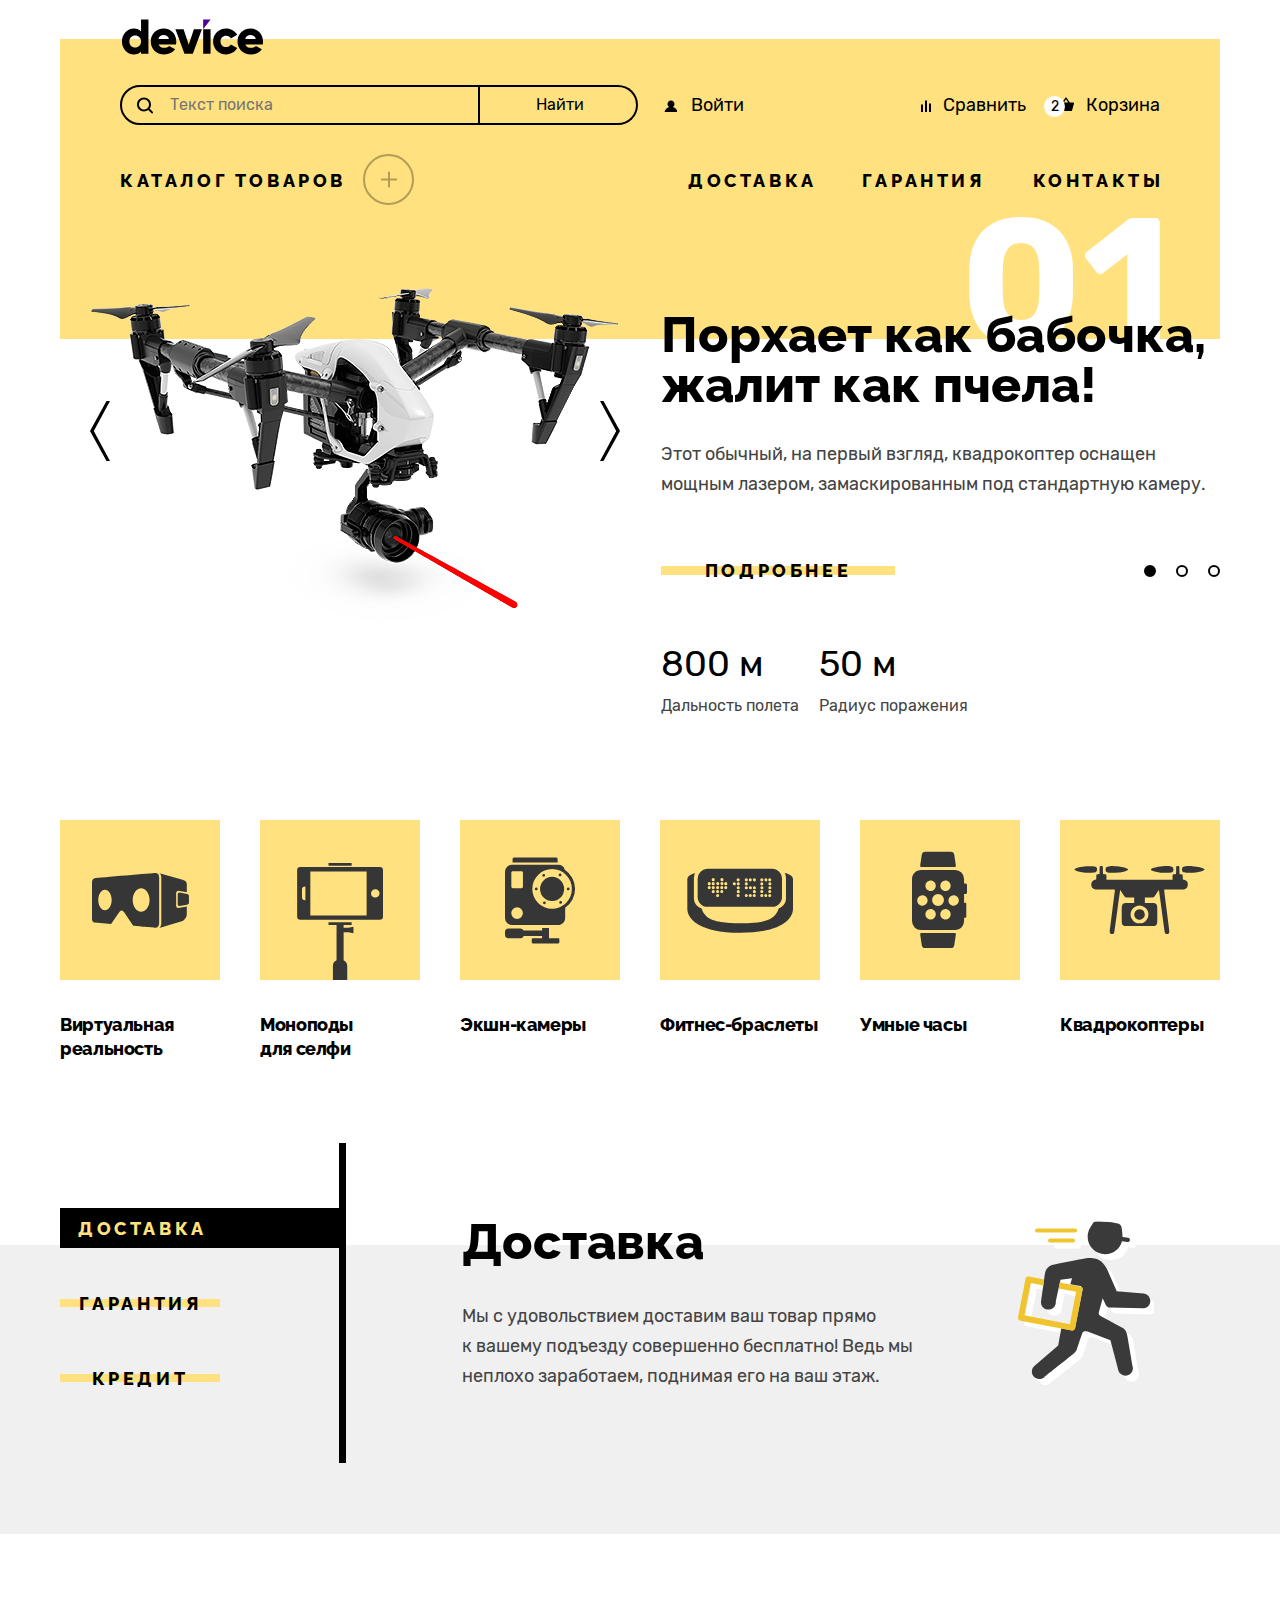
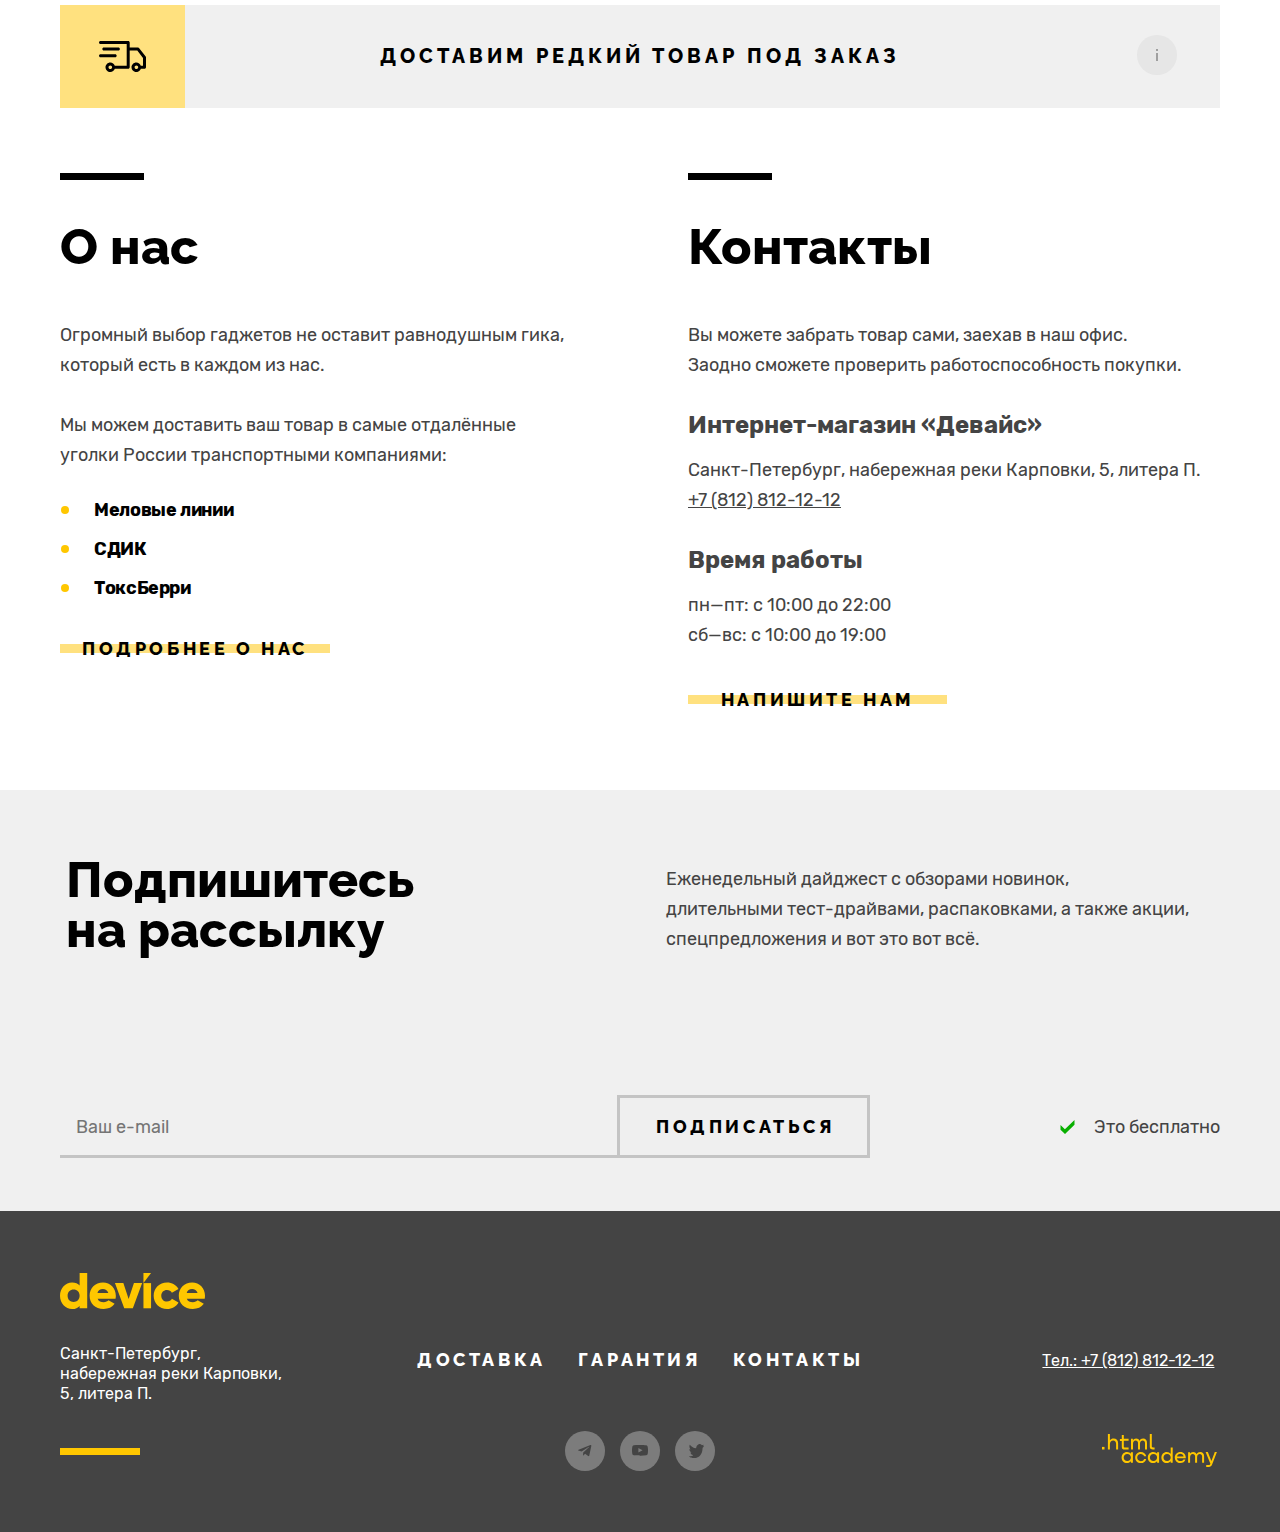
<file: index.html>
<!DOCTYPE html>
<html lang="ru">

  <head>
    <meta charset="utf-8">
    <meta name="description" content="Учебный проект. Сайт магазина техники">
    <meta name="keywords" content="Девайс, техника">
    <meta name="author" content="Антон Вешняков">
    <title>HTML Academy: Девайс</title>
    <link rel="stylesheet" href="styles/styles.css">
    <link rel="icon" href="favicon.ico">
  </head>

  <body>
    <div class="page-container">

      <!-- Шапка -->
      <header class="page-header">
        <nav class="navigation">
          <a class="page-logo">
            <img src="./images/logo-header.svg" width="145" height="36" alt="Логотип сайта.">
          </a>

          <div class="user-menu-wrapper">
            <form class="header-search-form" action="https://echo.htmlacademy.ru/" method="post">
              <div class="header-field-wrapper">
                <label class="visually-hidden" for="search-text">Текстовое поле для поиска.</label>
                <input class="header-field" type="text" name="search-text" placeholder="Текст поиска" id="search-text">
              </div>
              <svg class="search-icon" width="16" height="17" viewBox="0 0 16 17" fill="none"
                xmlns="http://www.w3.org/2000/svg">
                <path
                  d="m15.7 14.69-3.1-3.1c.9-1.2 1.4-2.6 1.4-4.2 0-3.9-3.1-7-7-7s-7 3.1-7 7 3.1 7 7 7c1.6 0 3-.5 4.2-1.4l3.1 3.1c.2.2.4.3.7.3.6 0 1-.4 1-1 0-.2-.1-.5-.3-.7ZM2 7.39c0-2.8 2.2-5 5-5s5 2.2 5 5-2.2 5-5 5-5-2.2-5-5Z"
                  fill="#000" />
              </svg>
              <button class="search-button" type="submit" name="search-button">Найти</button>
            </form>
            <a class="login-link" href="#">Войти</a>
            <button class="compare-button" type="button" name="compare-button">Сравнить</button>
            <button class="cart-button" type="button" name="cart-button">
              <span class="cart-counter">2</span>
              Корзина</button>

            <!-- Поповер -->
            <div class="popover popover-open">
              <ul class="popover-list">
                <li class="popover-item">
                  <a class="popover-link" href="#">
                    <img class="popover-image" src="./images/popover-product-1.jpg" width="39" height="43"
                      alt="Картинка товара.">
                    <p class="popover-product-discription">Любительская селфи-палка</p>
                  </a>
                  <button class="popover-close-button" type="button">
                    <span class="visually-hidden">Закрыть</span>
                  </button>
                </li>
                <li class="popover-item">
                  <a class="popover-link" href="#">
                    <img class="popover-image" src="./images/popover-product-2.jpg" width="39" height="43"
                      alt="Картинка товара.">
                    <p class="popover-product-discription">Профессиональная
                      селфи-палка</p>
                  </a>
                  <button class="popover-close-button" type="button">
                    <span class="visually-hidden">Закрыть</span>
                  </button>
                </li>
              </ul>
              <div class="popover-total">
                <p class="popover-total-discription">Товаров: 2</p>
                <p class="popover-total-discription">Сумма: 2000 ₽</p>
              </div>
              <button class="popover-button" type="button">Открыть корзину</button>
            </div>
          </div>


          <ul class="navigation-list">
            <li class="navigation-item catalog-toggler">
              <a class="navigation-link catalog-toggler-link navigation-link-current" href="#">Каталог товаров</a>
              <div class="toggler-icon">
                <span class="visually-hidden">Кнопка открытия подменю</span>
              </div>
              <ul class="navigation-sublist">
                <li class="navigation-subitem navigation-subitem-left">
                  <a class="navigation-sublink navigation-sublink-current" href="#">Виртуальная реальность</a>
                  <a class="navigation-sublink navigation-sublink-current" href="#">Моноподы для cелфи</a>
                  <a class="navigation-sublink navigation-sublink-current" href="#">Экшн-камеры</a>
                </li>
                <li class="navigation-subitem">
                  <a class="navigation-sublink navigation-sublink-current" href="#">Фитнес-браслеты</a>
                  <a class="navigation-sublink navigation-sublink-current" href="#">Умные часы</a>
                </li>
                <li class="navigation-subitem">
                  <a class="navigation-sublink navigation-sublink-current" href="#">Квадрокоптеры</a>
                </li>
              </ul>
            </li>
            <li class="navigation-item">
              <a class="navigation-link navigation-delivery-link navigation-link-current" href="#">Доставка</a>
            </li>
            <li class="navigation-item">
              <a class="navigation-link navigation-warranty-link navigation-link-current" href="#">Гарантия</a>
            </li>
            <li class="navigation-item">
              <a class="navigation-link navigation-link-current" href="#">Контакты</a>
            </li>
          </ul>
        </nav>
      </header>
    </div>

    <main>
      <div class="page-container">
        <h1 class="visually-hidden">Сайт каталога технических девайсов.</h1>

        <!-- Слайдер -->
        <section class="index-slider-current">

          <div class="slider-bg">
            <span class="slider-bg-number">01</span>
          </div>

          <img class="slider-image" src="./images/slider-1.png" width="560" height="560" alt="Примеры девайсов.">
          <div class="slider-controls">
            <button class="slider-button slider-prev" type="button">
              <span class="visually-hidden">Предыдущее фото.</span>
            </button>
            <button class="slider-button slider-next" type="button">
              <span class="visually-hidden">Следующее фото.</span>
            </button>
          </div>

          <div class="slider-content">
            <h2 class="property-title">Порхает как бабочка,
              жалит как пчела!</h2>
            <p class="property-discription">Этот обычный, на первый взгляд, квадрокоптер оснащен мощным лазером,
              замаскированным под стандартную камеру.</p>
            <div class="property-wrapper">
              <a class="property-link" href="#">Подробнее</a>
              <ul class="slider-pagination">
                <li class="slider-pagination-item">
                  <button class="slider-pagination-button slider-pagination-button-current" type="button">
                    <span class="visually-hidden">1 фото</span>
                  </button>
                </li>
                <li class="slider-pagination-item">
                  <button class="slider-pagination-button" type="button">
                    <span class="visually-hidden">2 фото</span>
                  </button>
                </li>
                <li class="slider-pagination-item">
                  <button class="slider-pagination-button" type="button">
                    <span class="visually-hidden">3 фото</span>
                  </button>
                </li>
              </ul>
            </div>
            <dl class="property-list">
              <div class="property-specification-wrapper">
                <dt class="property-specification-title">Дальность полета</dt>
                <dd class="property-specification">800 м</dd>
              </div>
              <div class="property-specification-wrapper">
                <dt class="property-specification-title">Радиус поражения</dt>
                <dd class="property-specification">50 м</dd>
              </div>
            </dl>
          </div>
        </section>

        <section class="index-slider">

          <div class="slider-bg">
            <span class="slider-bg-number">02</span>
          </div>

          <img class="slider-image" src="./images/slider-2.png" width="560" height="560" alt="Примеры девайсов.">
          <div class="slider-controls">
            <button class="slider-button slider-prev" type="button">
              <span class="visually-hidden">Предыдущее фото.</span>
            </button>
            <button class="slider-button slider-next" type="button">
              <span class="visually-hidden">Следующее фото.</span>
            </button>
          </div>

          <div class="slider-content">
            <h2 class="property-title">Худеем<br>
              правильно!</h2>
            <p class="property-discription">Мотивирующие фитнес-браслеты помогут найти в себе силы не пропускать
              занятия и соблюдать диету.</p>
            <div class="property-wrapper">
              <a class="property-link" href="#">Подробнее</a>
              <ul class="slider-pagination">
                <li class="slider-pagination-item">
                  <button class="slider-pagination-button" type="button">
                    <span class="visually-hidden">1 фото</span>
                  </button>
                </li>
                <li class="slider-pagination-item">
                  <button class="slider-pagination-button slider-pagination-button-current" type="button">
                    <span class="visually-hidden">2 фото</span>
                  </button>
                </li>
                <li class="slider-pagination-item">
                  <button class="slider-pagination-button" type="button">
                    <span class="visually-hidden">3 фото</span>
                  </button>
                </li>
              </ul>
            </div>
            <dl class="property-list">
              <div class="property-specification-wpapper property-specification-wrapper-slide">
                <dt class="property-specification-title">Без подзарядки</dt>
                <dd class="property-specification">48 часов</dd>
              </div>
            </dl>
          </div>
        </section>

        <section class="index-slider">

          <div class="slider-bg">
            <span class="slider-bg-number">03</span>
          </div>

          <img class="slider-image" src="./images/slider-3.png" width="560" height="560" alt="Примеры девайсов.">
          <div class="slider-controls">
            <button class="slider-button slider-prev" type="button">
              <span class="visually-hidden">Предыдущее фото.</span>
            </button>
            <button class="slider-button slider-next" type="button">
              <span class="visually-hidden">Следующее фото.</span>
            </button>
          </div>

          <div class="slider-content">
            <h2 class="property-title">Делай селфи,<br>
              как Бен Стиллер!</h2>
            <p class="property-discription">Самая длинная палка для селфи доступна в нашем магазине. Восемь (Восемь,
              Карл!) метров длиной и весом всего 5 кг.
            </p>
            <div class="property-wrapper">
              <a class="property-link" href="#">Подробнее</a>
              <ul class="slider-pagination">
                <li class="slider-pagination-item">
                  <button class="slider-pagination-button" type="button">
                    <span class="visually-hidden">1 фото</span>
                  </button>
                </li>
                <li class="slider-pagination-item">
                  <button class="slider-pagination-button" type="button">
                    <span class="visually-hidden">2 фото</span>
                  </button>
                </li>
                <li class="slider-pagination-item">
                  <button class="slider-pagination-button slider-pagination-button-current" type="button">
                    <span class="visually-hidden">3 фото</span>
                  </button>
                </li>
              </ul>
            </div>
            <dl class="property-list">
              <div class="property-specification-wrapper property-specification-wrapper-slide">
                <dt class="property-specification-title">Длина палки</dt>
                <dd class="property-specification">8,5 м</dd>
              </div>
              <div class="property-specification-wrapper property-specification-wrapper-slide">
                <dt class="property-specification-title">Вес палки</dt>
                <dd class="property-specification">5 кг</dd>
              </div>
              <div class="property-specification-wrapper property-specification-wrapper-slide">
                <dt class="property-specification-title">Материал</dt>
                <dd class="property-specification">Карбон</dd>
              </div>
            </dl>
          </div>
        </section>


        <!-- Список категорий каталога -->
        <section class="directory-categories">
          <h2 class="visually-hidden">Список категорий каталога.</h2>

          <ul class="categories-list">
            <li class="categories-item">
              <a class="categories-link" href="#">
                <div class="categories-wrapper">
                  <img src="./images/vr-category.svg" width="97" height="55"
                    alt="Картинка очков виртуальной реальности.">
                </div>
                Виртуальная
                реальность
              </a>
            </li>
            <li class="categories-item">
              <a class="categories-link" href="./catalog.html">
                <div class="categories-wrapper categories-wrapper-monopod">
                  <img src="./images/monopod-category.svg" width="87" height="117" alt="Картинка монопода.">
                </div>
                Моноподы<br>
                для селфи
              </a>
            </li>
            <li class="categories-item">
              <a class="categories-link" href="#">
                <div class="categories-wrapper">
                  <img src="./images/action-category.svg" width="71" height="87" alt="Картинка экшн-камеры.">
                </div>
                Экшн-камеры
              </a>
            </li>
            <li class="categories-item">
              <a class="categories-link" href="#">
                <div class="categories-wrapper">
                  <img src="./images/fitness-category.svg" width="107" height="65" alt="Картинка фитнес-браслета.">
                </div>
                Фитнес-браслеты
              </a>
            </li>
            <li class="categories-item">
              <a class="categories-link" href="#">
                <div class="categories-wrapper">
                  <img src="./images/smart-watch-category.svg" width="56" height="98" alt="Картинка умных часов.">
                </div>
                Умные часы
              </a>
            </li>
            <li class="categories-item">
              <a class="categories-link" href="#">
                <div class="categories-wrapper">
                  <img src="./images/quadrocopter-category.svg" width="132" height="69" alt="Картинка квадрокоптера.">
                </div>
                Квадрокоптеры
              </a>
            </li>
          </ul>
        </section>
      </div>

      <!-- Сервисы -->
      <section class="services">

        <div class="services-bg"></div>
        <div class="services-container">
          <h2 class="visually-hidden">Сервисы.</h2>

          <ul class="services-list">
            <li class="services-item">
              <button class="services-item-button services-item-button-current" type="button"
                name="services">Доставка</button>
            </li>
            <li class="services-item">
              <button class="services-item-button" type="button" name="services">Гарантия</button>
            </li>
            <li class="services-item">
              <button class="services-item-button" type="button" name="services">Кредит</button>
            </li>
          </ul>

          <div
            class="services-discription-wrapper services-discription-wrapper-current services-discription-wrapper-delivery">
            <h3 class="services-discription-title">Доставка</h3>
            <p class="services-discription">Мы с удовольствием доставим ваш товар прямо<br>
              к вашему подъезду совершенно бесплатно! Ведь
              мы неплохо заработаем, поднимая его на ваш этаж.</p>
          </div>

          <div
            class="services-discription-wrapper services-discription-wrapper-inactive services-discription-wrapper-warranty">
            <h3 class="services-discription-title">Гарантия</h3>
            <p class="services-discription">Если из-за возгорания купленного у нас товара у вас
              сгорит дом — не переживайте, мы выдадим вам новый.
              Товар, не дом, конечно же.</p>
          </div>

          <div
            class="services-discription-wrapper services-discription-wrapper-inactive services-discription-wrapper-credit">
            <h3 class="services-discription-title">Кредит</h3>
            <p class="services-discription">Залезть в долговую яму стало проще! Кредитные консультанты подберут для вас
              наиболее выгодные условия кредита. Выгодные для банка, разумеется.</p>
          </div>
        </div>
      </section>


      <div class="page-container">

        <!-- Специальная доставка -->
        <a class="special-delivery-link" href="#">
          <div class="special-delivery-link-icon">
            <span class="visually-hidden">Картинка доставка.</span>
          </div>
          <div class="special-delivery-link-discription">
            Доставим редкий товар под заказ
          </div>
          <div class="special-delivery-link-tooltip">
            <span class="visually-hidden">Картинка подсказки.</span>
          </div>
          <svg class="special-delivery-link-tooltip-icon" width="2" height="12" viewBox="0 0 2 12" fill="none"
            xmlns="http://www.w3.org/2000/svg">
            <path d="M2 0H0V2H2V0Z" />
            <path d="M2 4H0V12H2V4Z" />
          </svg>
        </a>


        <!-- Информация -->
        <section class="info">

          <div class="about">
            <h2 class="info-title">О нас</h2>
            <p class="info-discription">Огромный выбор гаджетов не оставит равнодушным гика, который есть в каждом из
              нас.
            </p>
            <p class="info-discription">Мы можем доставить ваш товар в самые отдалённые
              уголки России
              транспортными компаниями:</p>
            <ul class="type-delivery-list">
              <li class="type-delivery-item">Меловые линии</li>
              <li class="type-delivery-item">СДИК</li>
              <li class="type-delivery-item">ТоксБерри</li>
            </ul>
            <a class="info-link" href="#">Подробнее о нас</a>
          </div>

          <div class="contacts">
            <h2 class="info-title">Контакты</h2>
            <p class="info-discription">Вы можете забрать товар сами, заехав в наш офис.<br>
              Заодно сможете проверить работоспособность покупки. </p>
            <h3 class="address-title">Интернет-магазин «Девайс»</h3>
            <address class="info-discription contacts-address">Санкт-Петербург, набережная реки Карповки, 5, литера П.
              <a class="address-link" href="tel:+78128121212">+7 (812) 812-12-12</a>
            </address>
            <h3 class="address-title">Время работы</h3>
            <ol class="info-discription contacts-opening-house-list">
              <li class="contacts-opening-house-item">пн—пт: с 10:00 до 22:00</li>
              <li class="contacts-opening-house-item">сб—вс: с 10:00 до 19:00</li>
            </ol>
            <a class="info-link info-contacts-link" href="#">Напишите нам</a>
          </div>
        </section>
      </div>


      <!-- Подписка -->
      <section class="subscribe">
        <div class="subscribe-container">
          <div class="subscribe-top-wrapper">
            <h2 class="subscribe-title">Подпишитесь на рассылку</h2>
            <p class="subscribe-discription">Еженедельный дайджест с обзорами новинок,<br>
              длительными тест-драйвами, распаковками, а также акции, спецпредложения и вот это вот всё.</p>
          </div>
          <div class="subscribe-button-wrapper">
            <form class="subscribe-form" action="https://echo.htmlacademy.ru/" method="post">
              <label class="visually-hidden" for="subscribe-email">Email.</label>
              <input class="field" type="email" name="email" placeholder="Ваш e-mail" id="subscribe-email">
              <button class="subscribe-button" type="submit" name="subscribe-button">Подписаться</button>
            </form>
            <p class="subscribe-free">Это бесплатно</p>
          </div>
        </div>
      </section>
    </main>


    <!-- Футер -->
    <footer class="page-footer">
      <div class="footer-container">
        <div class="footer-logo-address-wrapper">
          <a class="footer-logo" href="#">
            <img src="./images/logo-footer.svg" width="145" height="36" alt="Логотип сайта.">
          </a>

          <address class="footer-address-text">Санкт-Петербург, набережная
            реки Карповки, 5, литера П.</address>
        </div>

        <div class="footer-nav-social-wrapper">
          <ul class="footer-nav-list">
            <li class="footer-nav-item">
              <a class="footer-nav-link" href="#">Доставка</a>
            </li>
            <li class="footer-nav-item">
              <a class="footer-nav-link" href="#">Гарантия</a>
            </li>
            <li class="footer-nav-item">
              <a class="footer-nav-link" href="#">Контакты</a>
            </li>
          </ul>

          <ul class="footer-social-list">
            <li class="footer-social-item">
              <a class="social-link social-link-tg" href="https://t.me/htmlacademy">
                <span class="visually-hidden">Телеграм.</span>
              </a>
            </li>
            <li class="footer-social-item">
              <a class="social-link social-link-youtube" href="https://www.youtube.com/user/htmlacademyru">
                <span class="visually-hidden">Ютуб.</span>
              </a>
            </li>
            <li class="footer-social-item">
              <a class="social-link social-link-tw" href="https://twitter.com/htmlacademy_ru">
                <span class="visually-hidden">Твиттер.</span>
              </a>
            </li>
          </ul>
        </div>

        <div class="footer-site-logo-wrapper">
          <a class="footer-address-phone" href="tel:+78128121212">Тел.: +7 (812) 812-12-12</a>
          <a class="footer-site-logo-link" href="https://htmlacademy.ru/">
            <span class="visually-hidden">Перейти на сайт HTML академии.</span>
            <svg class="footer-site-logo" width="115" height="33" viewBox="0 0 115 33" fill="none"
              xmlns="http://www.w3.org/2000/svg">
              <path d="M0 12.9V15.5H2.5V12.9H0Z" />
              <path
                d="M11.6 4.5C10 4.5 8.8 5.2 8 6.2H7.9V0H5.9V15.5H7.9V10.2C7.9 8.1 9.2 6.6 11.2 6.6C13 6.6 14.1 8 14.1 9.8V15.5H16.1V9.4C16.2 6.4 14.3 4.5 11.6 4.5Z" />
              <path
                d="M26.6 4.8H21.8V1.1H19.8V4.9H17.9V6.9H19.8V12.9C19.8 14.6 20.8 15.6 22.5 15.6H26.6V13.6H22.9C22.2 13.6 21.8 13.2 21.8 12.5V6.8H26.6V4.8Z" />
              <path
                d="M41.1 4.6C39.5 4.6 38.2 5.4 37.6 6.7H37.5C36.9 5.5 35.7 4.6 34.1 4.6C32.7 4.6 31.6 5.4 31 6.4H30.9V4.8H29V15.4H31V10C31 8 32 6.5 33.6 6.5C35.1 6.5 36 7.5 36 9.1V15.4H38V9.8C38 7.4 39.4 6.5 40.6 6.5C42.1 6.5 43 7.5 43 9.1V15.4H45V8.9C45.1 6.4 43.6 4.6 41.1 4.6Z" />
              <path
                d="M47.8 12.7C47.8 14.4 48.8 15.4 50.6 15.4H52.6V13.4H50.9C50.2 13.4 49.8 13 49.8 12.3V0H47.8V12.7Z" />
              <path
                d="M28.9 19.7C28 18.6 26.7 17.9 25 17.9C21.9 17.9 19.6 20.2 19.6 23.5C19.6 26.8 21.9 29.1 25 29.1C26.8 29.1 28 28.3 28.8 27.2H28.9V28.8H30.9V18.2H28.9V19.7ZM25.3 27.1C23.1 27.1 21.7 25.5 21.7 23.5C21.7 21.5 23.1 19.9 25.3 19.9C27.5 19.9 28.9 21.5 28.9 23.5C28.9 25.4 27.5 27.1 25.3 27.1Z" />
              <path
                d="M44.2 22C43.7 19.6 41.6 17.9 38.8 17.9C35.4 17.9 33.2 20.4 33.2 23.5C33.2 26.6 35.4 29.1 38.8 29.1C41.6 29.1 43.7 27.3 44.2 24.9H42.1C41.7 26.2 40.4 27.2 38.8 27.2C36.6 27.2 35.2 25.6 35.2 23.6C35.2 21.6 36.6 20 38.8 20C40.4 20 41.6 21 42.1 22.2H44.2V22Z" />
              <path
                d="M55.1 19.7C54.2 18.6 52.9 17.9 51.2 17.9C48.1 17.9 45.8 20.2 45.8 23.5C45.8 26.8 48.1 29.1 51.2 29.1C53 29.1 54.2 28.3 55 27.2H55.1V28.8H57.1V18.2H55.1V19.7ZM51.5 27.1C49.3 27.1 47.9 25.5 47.9 23.5C47.9 21.5 49.3 19.9 51.5 19.9C53.7 19.9 55.1 21.5 55.1 23.5C55.1 25.4 53.6 27.1 51.5 27.1Z" />
              <path
                d="M68.7 19.8C67.8 18.7 66.5 17.9 64.8 17.9C61.7 17.9 59.4 20.2 59.4 23.5C59.4 26.8 61.6 29.1 64.8 29.1C66.5 29.1 67.8 28.3 68.6 27.3H68.7V28.8H70.7V13.4H68.7V19.8ZM65.1 27.1C62.9 27.1 61.5 25.5 61.5 23.5C61.5 21.5 62.9 19.9 65.1 19.9C67.3 19.9 68.7 21.5 68.7 23.5C68.6 25.5 67.2 27.1 65.1 27.1Z" />
              <path
                d="M78.3 17.9C75 17.9 72.8 20.4 72.8 23.5C72.8 26.5 74.9 29.1 78.3 29.1C80.8 29.1 82.8 27.8 83.5 25.5H81.4C80.9 26.5 79.8 27.1 78.4 27.1C76.5 27.1 75.1 25.8 75 24.2H83.8C84 20.6 81.8 17.9 78.3 17.9ZM78.3 19.8C80 19.8 81.3 20.8 81.6 22.4H75.1C75.4 20.9 76.6 19.8 78.3 19.8Z" />
              <path
                d="M98.2 17.9C96.6 17.9 95.3 18.7 94.6 19.9H94.5C93.9 18.7 92.7 17.9 91.1 17.9C89.7 17.9 88.6 18.6 88 19.7V18.2H86.1V28.8H88.1V23.4C88.1 21.4 89.1 20 90.7 19.9C92.2 19.9 93.1 20.9 93.1 22.5V28.8H95.1V23.2C95.1 20.8 96.5 19.9 97.7 19.9C99.2 19.9 100.1 20.9 100.1 22.5V28.8H102.1V22.3C102.2 19.7 100.7 17.9 98.2 17.9Z" />
              <path
                d="M109.4 27L105.8 18.1H103.6L108.4 29.7C108.1 30.6 107.7 30.9 106.7 30.9H104.2V32.9H106.7C108.5 32.9 109.5 32.1 110.2 30.3L114.9 18.1H112.8L109.4 27Z" />
            </svg>
          </a>
        </div>
      </div>
    </footer>


    <!-- Модальное окно -->
    <div class="modal-container modal-container-open">
      <div class="modal">
        <section class="modal-content">
          <div class="modal-title-wrapper">
            <h2 class="modal-title">Доставка под заказ</h2>
            <button class="modal-close-button" type="button">
              <span class="visually-hidden">Закрыть</span>
            </button>
          </div>
          <form class="modal-form" action="https://echo.htmlacademy.ru/" method="post">
            <div class="modal-group-field-wrapper">
              <div class="modal-field-wrapper">
                <label class="modal-label" for="login-field">Ваше имя:</label>
                <input class="modal-field modal-field-login" type="text" name="login" placeholder="Введите имя"
                  id="login-field">
                <span class="modal-field-notification">Добавьте имя</span>
              </div>
              <div class="modal-field-wrapper">
                <label class="modal-label" for="email-field">Ваш e-mail:</label>
                <input class="modal-field modal-field-email" type="email" name="email" placeholder="почта"
                  id="email-field">
                <span class="modal-field-notification modal-field-email-notification">Забавный у вас адрес</span>
              </div>
            </div>
            <div class="modal-group-field-wrapper">
              <div class="modal-field-wrapper">
                <label class="modal-label" for="delivery-info-field">Что нужно привезти:</label>
                <input class="modal-field modal-field-delivery-info" type="text" name="delivery-info"
                  placeholder="В свободной форме" id="delivery-info-field">
              </div>
              <div class="modal-field-wrapper">
                <label class="modal-label" for="modal-counter">Количество:</label>

                <!-- Тултип -->
                <span class="modal-tootip">
                  <button class="tooltip-toogle" type="button" aria-labelledby="tooltip-label"></button>
                  <span class="tooltip-text" role="tooltip" id="tooltip-label">Постараемся найти, сколько нужно.
                    Привезём сколько получится по требованиям<br>
                    к провозу багажа.</span>
                </span>

                <div class="modal-counter-wrapper">
                  <button class="modal-counter modal-counter-minus" type="button">
                    <span class="visually-hidden">Уменьшит количество.</span>
                  </button>
                  <input class="modal-field modal-field-counter" type="text" name="counter" placeholder="1"
                    id="modal-counter">
                  <button class="modal-counter modal-counter-plus" type="button">
                    <span class="visually-hidden">Увеличить количество.</span>
                  </button>
                </div>
              </div>
            </div>
            <button class="modal-form-button" type="submit">Отправить</button>
          </form>
        </section>
      </div>
    </div>
  </body>

</html>
</file>
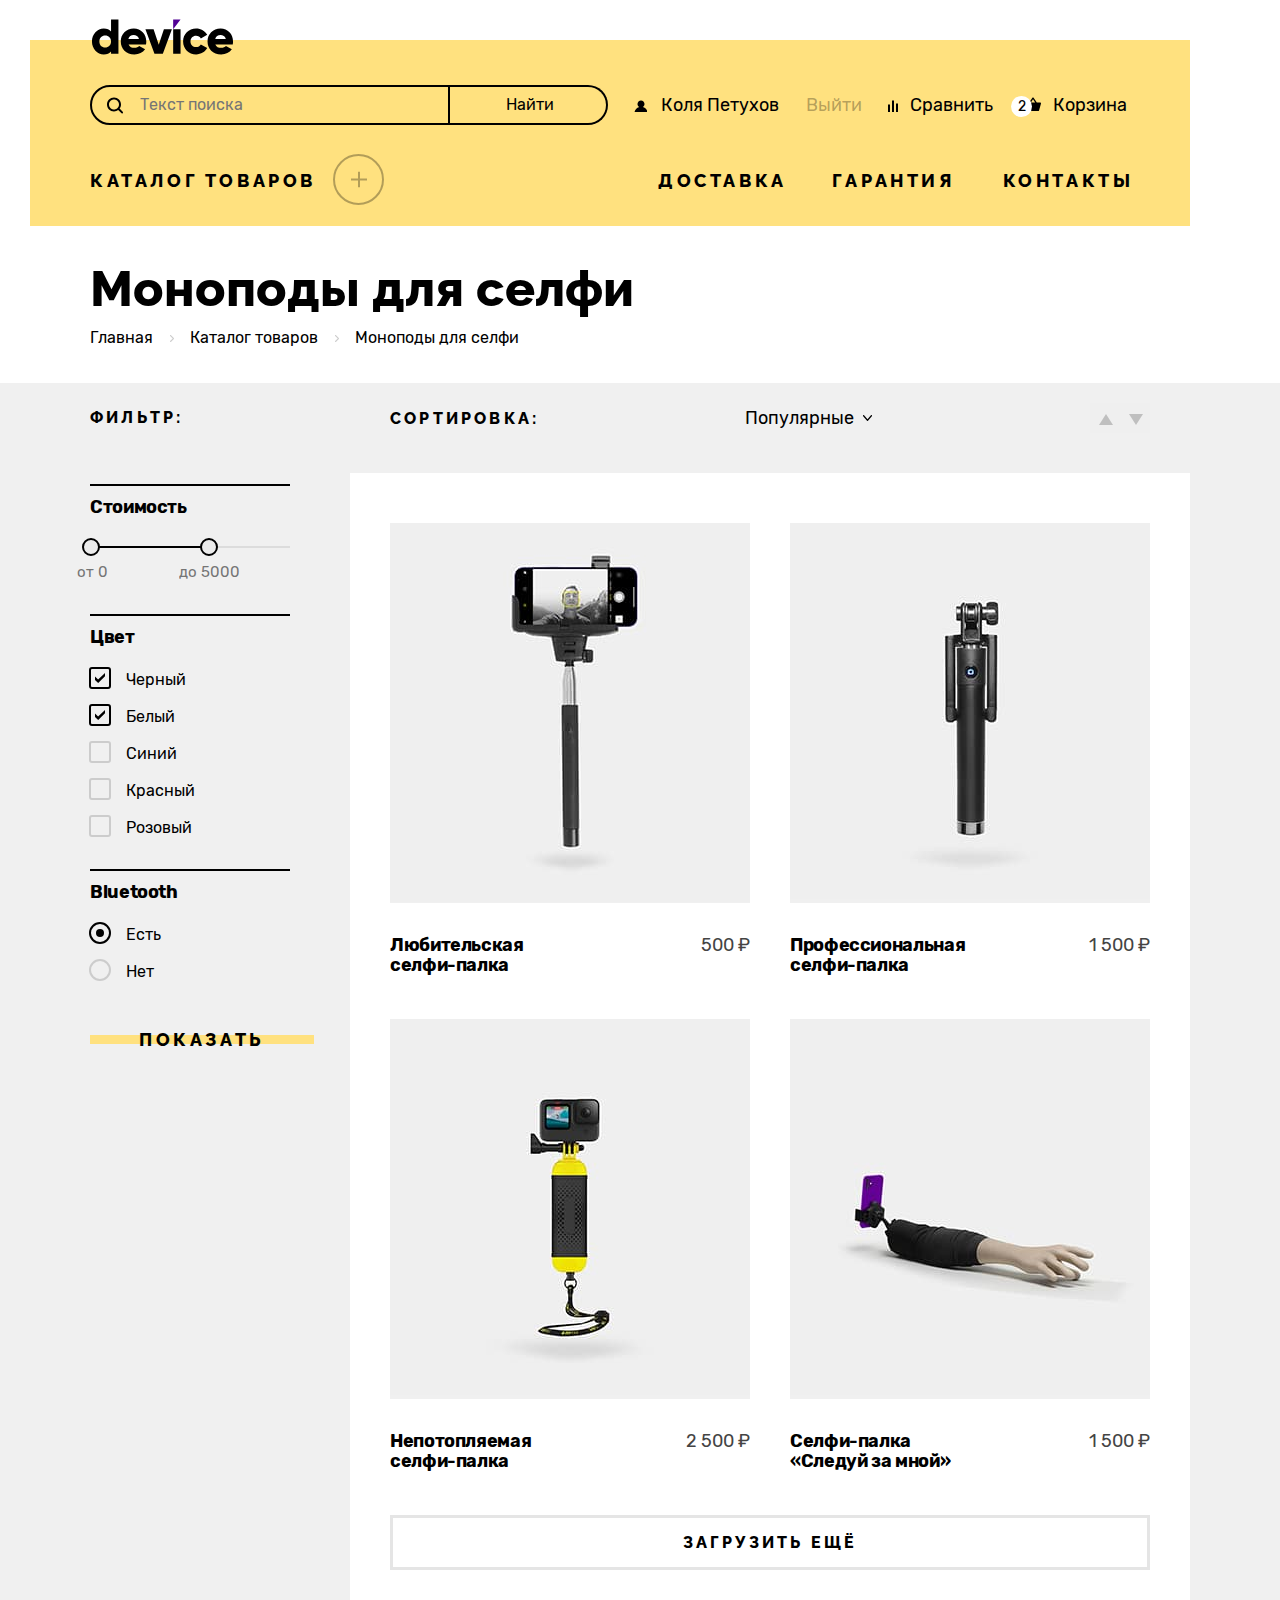
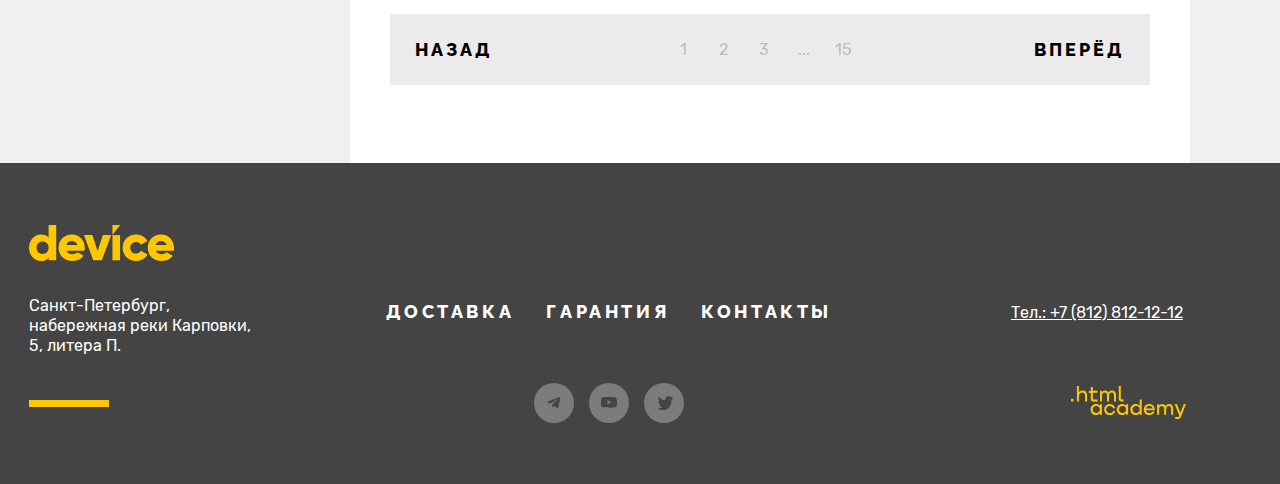
<file: catalog.html>
<!DOCTYPE html>
<html lang="ru">

  <head>
    <meta charset="utf-8">
    <meta name="description" content="Учебный проект. Сайт магазина техники">
    <meta name="keywords" content="Девайс, техника">
    <meta name="author" content="Антон Вешняков">
    <title>HTML Academy: Девайс</title>
    <link rel="stylesheet" href="styles/styles.css">
    <link rel="icon" href="favicon.ico">
  </head>

  <body>
    <div class="page-container page-container-inner">

      <!-- Шапка -->
      <header class="page-header page-header-inner">
        <div class="header-bg"></div>
        <nav class="navigation">
          <a class="page-logo" href="./index.html">
            <img src="./images/logo-header.svg" width="145" height="36" alt="Логотип сайта.">
          </a>

          <div class="user-menu-wrapper">
            <form class="header-search-form" action="https://echo.htmlacademy.ru/" method="post">
              <div class="header-field-wrapper">
                <label class="visually-hidden" for="search-text">Текстовое поле для поиска.</label>
                <input class="header-field" type="text" name="search-text" placeholder="Текст поиска" id="search-text">
              </div>
              <svg class="search-icon" width="16" height="17" viewBox="0 0 16 17" fill="none"
                xmlns="http://www.w3.org/2000/svg">
                <path
                  d="m15.7 14.69-3.1-3.1c.9-1.2 1.4-2.6 1.4-4.2 0-3.9-3.1-7-7-7s-7 3.1-7 7 3.1 7 7 7c1.6 0 3-.5 4.2-1.4l3.1 3.1c.2.2.4.3.7.3.6 0 1-.4 1-1 0-.2-.1-.5-.3-.7ZM2 7.39c0-2.8 2.2-5 5-5s5 2.2 5 5-2.2 5-5 5-5-2.2-5-5Z"
                  fill="#000" />
              </svg>
              <button class="search-button" type="submit" name="search-button">Найти</button>
            </form>
            <a class="login-link login-link-inner" href="#">Коля Петухов</a>
            <button class="unlogin-button" type="button">Выйти</button>
            <button class="compare-button" type="button" name="compare-button">Сравнить</button>
            <button class="cart-button" type="button" name="cart-button">
              <span class="cart-counter">2</span>
              Корзина</button>

            <!-- Поповер -->
            <div class="popover popover-open">
              <ul class="popover-list">
                <li class="popover-item">
                  <a class="popover-link" href="#">
                    <img class="popover-image" src="./images/popover-product-1.jpg" width="39" height="43"
                      alt="Картинка товара.">
                    <p class="popover-product-discription">Любительская селфи-палка</p>
                  </a>
                  <button class="popover-close-button" type="button">
                    <span class="visually-hidden">Закрыть</span>
                  </button>
                </li>
                <li class="popover-item">
                  <a class="popover-link" href="#">
                    <img class="popover-image" src="./images/popover-product-2.jpg" width="39" height="43"
                      alt="Картинка товара.">
                    <p class="popover-product-discription">Профессиональная
                      селфи-палка</p>
                  </a>
                  <button class="popover-close-button" type="button">
                    <span class="visually-hidden">Закрыть</span>
                  </button>
                </li>
              </ul>
              <div class="popover-total">
                <p class="popover-total-discription">Товаров: 2</p>
                <p class="popover-total-discription">Сумма: 2000 ₽</p>
              </div>
              <button class="popover-button" type="button">Открыть корзину</button>
            </div>
          </div>


          <ul class="navigation-list">
            <li class="navigation-item catalog-toggler">
              <a class="navigation-link catalog-toggler-link navigation-link-current" href="#">Каталог товаров</a>
              <div class="toggler-icon">
                <div class="toggler-icon-cross">
                  <span class="visually-hidden">Кнопка открытия подменю</span>
                </div>
              </div>
              <ul class="navigation-sublist navigation-sublist-open">
                <li class="navigation-subitem navigation-subitem-left">
                  <a class="navigation-sublink navigation-sublink-current" href="#">Виртуальная реальность</a>
                  <a class="navigation-sublink navigation-sublink-current" href="#">Моноподы для cелфи</a>
                  <a class="navigation-sublink navigation-sublink-current" href="#">Экшн-камеры</a>
                </li>
                <li class="navigation-subitem">
                  <a class="navigation-sublink navigation-sublink-current" href="#">Фитнес-браслеты</a>
                  <a class="navigation-sublink navigation-sublink-current" href="#">Умные часы</a>
                </li>
                <li class="navigation-subitem">
                  <a class="navigation-sublink navigation-sublink-current" href="#">Квадрокоптеры</a>
                </li>
              </ul>
            </li>
            <li class="navigation-item">
              <a class="navigation-link navigation-delivery-link navigation-link-current" href="#">Доставка</a>
            </li>
            <li class="navigation-item">
              <a class="navigation-link navigation-warranty-link navigation-link-current" href="#">Гарантия</a>
            </li>
            <li class="navigation-item">
              <a class="navigation-link navigation-link-current" href="#">Контакты</a>
            </li>
          </ul>
        </nav>
      </header>
    </div>

    <main>
      <div class="page-container page-container-inner">
        <!-- Шапка каталога -->
        <header class="header-inner">
          <h1 class="header-title-inner">Моноподы для селфи</h1>
          <ul class="breadcrumbs-list">
            <li class="breadcrumbs-item">
              <a class="breadcrumbs-link" href="index.html">Главная</a>
            </li>
            <li class="breadcrumbs-item">
              <a class="breadcrumbs-link" href="#">Каталог товаров</a>
            </li>
            <li class="breadcrumbs-item">
              <a class="breadcrumbs-link-current">Моноподы для селфи</a>
            </li>
          </ul>
        </header>
      </div>

      <!-- Каталог продукции -->
      <section class="catalog-products">
        <div class="catalog-products-container">
          <h2 class="visually-hidden">Список товаров с фильтрами.</h2>

          <!-- Фильтрация -->
          <form class="catalog-filter" action="https://echo.htmlacademy.ru/" method="get">
            <h3 class="catalog-filter-title">фильтр:</h3>

            <!-- Range bar -->
            <fieldset class="catalog-filter-group">
              <legend class="catalog-filter-group-title">Стоимость</legend>
              <div class="range">
                <div class="range-scale">
                  <div class="range-bar" style="left: 0; width: 119px;">
                    <button class="range-toggle toggle-min" type="button">
                      <span class="visually-hidden">Изменить минимальную цену.</span>
                    </button>
                    <button class="range-toggle toggle-max" type="button">
                      <span class="visually-hidden">Изменить максимальную цену.</span>
                    </button>
                  </div>
                </div>
                <div class="range-wrapper-inputs">
                  <label class="visually-hidden" for="min-price">Минимальная цена.</label>
                  <input class="range-input" type="number" name="min-price" placeholder="от 0" id="min-price">
                  <label class="visually-hidden" for="max-price">Максимальная цена.</label>
                  <input class="range-input" type="number" name="max-price" placeholder="до 5000" id="max-price">
                </div>
              </div>
            </fieldset>

            <!-- Блок чекбоксов -->
            <fieldset class="catalog-filter-group catalog-filter-group-checkbox">
              <legend class="catalog-filter-group-title catalog-filter-group-title-color">Цвет</legend>
              <ul class="catalog-filter-list">
                <li class="catalog-filter-item">
                  <label class="control">
                    <input class="visually-hidden control-input" type="checkbox" name="черный" checked>
                    <span class="control-mark control-mark-checkbox"></span>
                    <span class="control-label">Черный</span>
                  </label>
                </li>
                <li class="catalog-filter-item">
                  <label class="control">
                    <input class="visually-hidden control-input" type="checkbox" name="белый" checked>
                    <span class="control-mark control-mark-checkbox"></span>
                    <span class="control-label">Белый</span>
                  </label>
                </li>
                <li class="catalog-filter-item">
                  <label class="control">
                    <input class="visually-hidden control-input" type="checkbox" name="синий">
                    <span class="control-mark control-mark-checkbox"></span>
                    <span class="control-label">Синий</span>
                  </label>
                </li>
                <li class="catalog-filter-item">
                  <label class="control">
                    <input class="visually-hidden control-input" type="checkbox" name="красный">
                    <span class="control-mark control-mark-checkbox"></span>
                    <span class="control-label">Красный</span>
                  </label>
                </li>
                <li class="catalog-filter-item">
                  <label class="control">
                    <input class="visually-hidden control-input" type="checkbox" name="розовый">
                    <span class="control-mark control-mark-checkbox"></span>
                    <span class="control-label">Розовый</span>
                  </label>
                </li>
              </ul>
            </fieldset>

            <!-- Блок радиокнопок -->
            <fieldset class="catalog-filter-group">
              <legend class="catalog-filter-group-title catalog-filter-group-title-bluetooth">Bluetooth</legend>
              <ul class="catalog-filter-list">
                <li class="catalog-filter-item">
                  <label class="control">
                    <input class="visually-hidden control-input" type="radio" name="bluetooth" value="есть" checked>
                    <span class="control-mark control-mark-radio"></span>
                    <span class="control-label">Есть</span>
                  </label>
                </li>
                <li class="catalog-filter-item">
                  <label class="control">
                    <input class="visually-hidden control-input" type="radio" name="bluetooth" value="нет">
                    <span class="control-mark control-mark-radio"></span>
                    <span class="control-label">Нет</span>
                  </label>
                </li>
              </ul>
            </fieldset>
            <button class="catalog-filter-button" type="submit">Показать</button>
          </form>

          <div class="catalog-right-column">

            <!-- Сортировка -->
            <div class="sort-container">
              <h3 class="sort-title">сортировка:</h3>
              <select class="select-control" aria-label="Сортировка.">
                <option value="popular">Популярные</option>
                <option value="cheap">Дешевые</option>
                <option value="expensive">Дорогие</option>
              </select>
              <div class="sort-button-wrapper">
                <button class="sort-button sort-button-up" type="button">
                  <span class="visually-hidden">По возрастанию цены.</span>
                </button>
                <button class="sort-button sort-button-down" type="button">
                  <span class="visually-hidden">По убыванию цены.</span>
                </button>
              </div>
            </div>

            <!-- Список товаров -->
            <div class="product-card-wrapper">
              <ul class="product-list">
                <li class="product-card product-card-new">
                  <a class="product-card-image-link" href="#">
                    <img class="product-card-image" src="./images/product-card-1.jpg" width="360" height="380"
                      alt="Картинка монопода.">
                  </a>
                  <div class="product-card-content">
                    <a class="product-card-content-link" href="#">
                      <h3 class="product-card-content-title">Любительская
                        селфи-палка</h3>
                    </a>
                    <span class="product-card-price">500 ₽</span>
                  </div>
                  <button class="product-card-button" type="button">Подробнее</button>
                </li>
                <li class="product-card product-card-new">
                  <a class="product-card-image-link" href="#">
                    <img class="product-card-image" src="./images/product-card-2.jpg" width="360" height="380"
                      alt="Картинка монопода.">
                  </a>
                  <div class="product-card-content">
                    <a class="product-card-content-link" href="#">
                      <h3 class="product-card-content-title">Профессиональная селфи-палка</h3>
                    </a>
                    <span class="product-card-price">1 500 ₽</span>
                  </div>
                  <button class="product-card-button" type="button">Подробнее</button>
                </li>
                <li class="product-card product-card-new">
                  <a class="product-card-image-link" href="#">
                    <img class="product-card-image" src="./images/product-card-3.jpg" width="360" height="380"
                      alt="Картинка монопода.">
                  </a>
                  <div class="product-card-content">
                    <a class="product-card-content-link" href="#">
                      <h3 class="product-card-content-title">Непотопляемая
                        селфи-палка</h3>
                    </a>
                    <span class="product-card-price">2 500 ₽</span>
                  </div>
                  <button class="product-card-button" type="button">Подробнее</button>
                </li>
                <li class="product-card product-card-new">
                  <a class="product-card-image-link" href="#">
                    <img class="product-card-image" src="./images/product-card-4.jpg" width="360" height="380"
                      alt="Картинка монопода.">
                  </a>
                  <div class="product-card-content">
                    <a class="product-card-content-link" href="#">
                      <h3 class="product-card-content-title product-card-content-title-follow-me">Селфи-палка «Следуй за мной»</h3>
                    </a>
                    <span class="product-card-price">1 500 ₽</span>
                  </div>
                  <button class="product-card-button" type="button">Подробнее</button>
                </li>
              </ul>

              <button class="load-more-button" type="button">Загрузить ещё</button>

              <!-- Пагинация -->
              <ol class="pagination">
                <li class="pagination-item">
                  <a class="pagination-link pagination-prev" href="#">Назад</a>
                </li>
                <li class="pagination-item pagination-item-numbers">
                  <a class="pagination-link pagination-link-number" href="#">1</a>
                  <a class="pagination-link pagination-link-number" href="#">2</a>
                  <a class="pagination-link pagination-link-number" href="#">3</a>
                  <span class="pagination-link pagination-link-number">...</span>
                  <a class="pagination-link pagination-link-number" href="#">15</a>
                </li>
                <li class="pagination-item">
                  <a class="pagination-link pagination-next" href="#">Вперёд</a>
                </li>
              </ol>
            </div>
          </div>
        </div>
      </section>
    </main>


    <!-- Футер -->
    <footer class="page-footer">
      <div class="footer-container footer-container-inner">
        <div class="footer-logo-address-wrapper">
          <a class="footer-logo" href="#">
            <img src="./images/logo-footer.svg" width="145" height="36" alt="Логотип сайта.">
          </a>

          <address class="footer-address-text">Санкт-Петербург, набережная
            реки Карповки, 5, литера П.</address>
        </div>

        <div class="footer-nav-social-wrapper">
          <ul class="footer-nav-list">
            <li class="footer-nav-item">
              <a class="footer-nav-link" href="#">Доставка</a>
            </li>
            <li class="footer-nav-item">
              <a class="footer-nav-link" href="#">Гарантия</a>
            </li>
            <li class="footer-nav-item">
              <a class="footer-nav-link" href="#">Контакты</a>
            </li>
          </ul>

          <ul class="footer-social-list">
            <li class="footer-social-item">
              <a class="social-link social-link-tg" href="https://t.me/htmlacademy">
                <span class="visually-hidden">Телеграм.</span>
              </a>
            </li>
            <li class="footer-social-item">
              <a class="social-link social-link-youtube" href="https://www.youtube.com/user/htmlacademyru">
                <span class="visually-hidden">Ютуб.</span>
              </a>
            </li>
            <li class="footer-social-item">
              <a class="social-link social-link-tw" href="https://twitter.com/htmlacademy_ru">
                <span class="visually-hidden">Твиттер.</span>
              </a>
            </li>
          </ul>
        </div>

        <div class="footer-site-logo-wrapper">
          <a class="footer-address-phone" href="tel:+78128121212">Тел.: +7 (812) 812-12-12</a>
          <a class="footer-site-logo-link" href="https://htmlacademy.ru/">
            <span class="visually-hidden">Перейти на сайт HTML академии.</span>
            <svg class="footer-site-logo" width="115" height="33" viewBox="0 0 115 33" fill="none"
              xmlns="http://www.w3.org/2000/svg">
              <path d="M0 12.9V15.5H2.5V12.9H0Z" />
              <path
                d="M11.6 4.5C10 4.5 8.8 5.2 8 6.2H7.9V0H5.9V15.5H7.9V10.2C7.9 8.1 9.2 6.6 11.2 6.6C13 6.6 14.1 8 14.1 9.8V15.5H16.1V9.4C16.2 6.4 14.3 4.5 11.6 4.5Z" />
              <path
                d="M26.6 4.8H21.8V1.1H19.8V4.9H17.9V6.9H19.8V12.9C19.8 14.6 20.8 15.6 22.5 15.6H26.6V13.6H22.9C22.2 13.6 21.8 13.2 21.8 12.5V6.8H26.6V4.8Z" />
              <path
                d="M41.1 4.6C39.5 4.6 38.2 5.4 37.6 6.7H37.5C36.9 5.5 35.7 4.6 34.1 4.6C32.7 4.6 31.6 5.4 31 6.4H30.9V4.8H29V15.4H31V10C31 8 32 6.5 33.6 6.5C35.1 6.5 36 7.5 36 9.1V15.4H38V9.8C38 7.4 39.4 6.5 40.6 6.5C42.1 6.5 43 7.5 43 9.1V15.4H45V8.9C45.1 6.4 43.6 4.6 41.1 4.6Z" />
              <path
                d="M47.8 12.7C47.8 14.4 48.8 15.4 50.6 15.4H52.6V13.4H50.9C50.2 13.4 49.8 13 49.8 12.3V0H47.8V12.7Z" />
              <path
                d="M28.9 19.7C28 18.6 26.7 17.9 25 17.9C21.9 17.9 19.6 20.2 19.6 23.5C19.6 26.8 21.9 29.1 25 29.1C26.8 29.1 28 28.3 28.8 27.2H28.9V28.8H30.9V18.2H28.9V19.7ZM25.3 27.1C23.1 27.1 21.7 25.5 21.7 23.5C21.7 21.5 23.1 19.9 25.3 19.9C27.5 19.9 28.9 21.5 28.9 23.5C28.9 25.4 27.5 27.1 25.3 27.1Z" />
              <path
                d="M44.2 22C43.7 19.6 41.6 17.9 38.8 17.9C35.4 17.9 33.2 20.4 33.2 23.5C33.2 26.6 35.4 29.1 38.8 29.1C41.6 29.1 43.7 27.3 44.2 24.9H42.1C41.7 26.2 40.4 27.2 38.8 27.2C36.6 27.2 35.2 25.6 35.2 23.6C35.2 21.6 36.6 20 38.8 20C40.4 20 41.6 21 42.1 22.2H44.2V22Z" />
              <path
                d="M55.1 19.7C54.2 18.6 52.9 17.9 51.2 17.9C48.1 17.9 45.8 20.2 45.8 23.5C45.8 26.8 48.1 29.1 51.2 29.1C53 29.1 54.2 28.3 55 27.2H55.1V28.8H57.1V18.2H55.1V19.7ZM51.5 27.1C49.3 27.1 47.9 25.5 47.9 23.5C47.9 21.5 49.3 19.9 51.5 19.9C53.7 19.9 55.1 21.5 55.1 23.5C55.1 25.4 53.6 27.1 51.5 27.1Z" />
              <path
                d="M68.7 19.8C67.8 18.7 66.5 17.9 64.8 17.9C61.7 17.9 59.4 20.2 59.4 23.5C59.4 26.8 61.6 29.1 64.8 29.1C66.5 29.1 67.8 28.3 68.6 27.3H68.7V28.8H70.7V13.4H68.7V19.8ZM65.1 27.1C62.9 27.1 61.5 25.5 61.5 23.5C61.5 21.5 62.9 19.9 65.1 19.9C67.3 19.9 68.7 21.5 68.7 23.5C68.6 25.5 67.2 27.1 65.1 27.1Z" />
              <path
                d="M78.3 17.9C75 17.9 72.8 20.4 72.8 23.5C72.8 26.5 74.9 29.1 78.3 29.1C80.8 29.1 82.8 27.8 83.5 25.5H81.4C80.9 26.5 79.8 27.1 78.4 27.1C76.5 27.1 75.1 25.8 75 24.2H83.8C84 20.6 81.8 17.9 78.3 17.9ZM78.3 19.8C80 19.8 81.3 20.8 81.6 22.4H75.1C75.4 20.9 76.6 19.8 78.3 19.8Z" />
              <path
                d="M98.2 17.9C96.6 17.9 95.3 18.7 94.6 19.9H94.5C93.9 18.7 92.7 17.9 91.1 17.9C89.7 17.9 88.6 18.6 88 19.7V18.2H86.1V28.8H88.1V23.4C88.1 21.4 89.1 20 90.7 19.9C92.2 19.9 93.1 20.9 93.1 22.5V28.8H95.1V23.2C95.1 20.8 96.5 19.9 97.7 19.9C99.2 19.9 100.1 20.9 100.1 22.5V28.8H102.1V22.3C102.2 19.7 100.7 17.9 98.2 17.9Z" />
              <path
                d="M109.4 27L105.8 18.1H103.6L108.4 29.7C108.1 30.6 107.7 30.9 106.7 30.9H104.2V32.9H106.7C108.5 32.9 109.5 32.1 110.2 30.3L114.9 18.1H112.8L109.4 27Z" />
            </svg>
          </a>
        </div>
      </div>
    </footer>


    <!-- Модальное окно -->
    <div class="modal-container modal-container-open">
      <div class="modal">
        <section class="modal-content">
          <div class="modal-title-wrapper">
            <h2 class="modal-title">Доставка под заказ</h2>
            <button class="modal-close-button" type="button">
              <span class="visually-hidden">Закрыть</span>
            </button>
          </div>
          <form class="modal-form" action="https://echo.htmlacademy.ru/" method="post">
            <div class="modal-group-field-wrapper">
              <div class="modal-field-wrapper">
                <label class="modal-label" for="login-field">Ваше имя:</label>
                <input class="modal-field modal-field-login" type="text" name="login" placeholder="Введите имя"
                  id="login-field">
                <span class="modal-field-notification">Добавьте имя</span>
              </div>
              <div class="modal-field-wrapper">
                <label class="modal-label" for="email-field">Ваш e-mail:</label>
                <input class="modal-field modal-field-email" type="email" name="email" placeholder="почта"
                  id="email-field">
                <span class="modal-field-notification modal-field-email-notification">Забавный у вас адрес</span>
              </div>
            </div>
            <div class="modal-group-field-wrapper">
              <div class="modal-field-wrapper">
                <label class="modal-label" for="delivery-info-field">Что нужно привезти:</label>
                <input class="modal-field modal-field-delivery-info" type="text" name="delivery-info"
                  placeholder="В свободной форме" id="delivery-info-field">
              </div>
              <div class="modal-field-wrapper">
                <label class="modal-label" for="modal-counter">Количество:</label>

                <!-- Тултип -->
                <span class="modal-tootip">
                  <button class="tooltip-toogle" type="button" aria-labelledby="tooltip-label"></button>
                  <span class="tooltip-text" role="tooltip" id="tooltip-label">Постараемся найти, сколько нужно.
                    Привезём сколько получится по требованиям<br>
                    к провозу багажа.</span>
                </span>

                <div class="modal-counter-wrapper">
                  <button class="modal-counter modal-counter-minus" type="button">
                    <span class="visually-hidden">Уменьшит количество.</span>
                  </button>
                  <input class="modal-field modal-field-counter" type="text" name="counter" placeholder="1"
                    id="modal-counter">
                  <button class="modal-counter modal-counter-plus" type="button">
                    <span class="visually-hidden">Увеличить количество.</span>
                  </button>
                </div>
              </div>
            </div>
            <button class="modal-form-button" type="submit">Отправить</button>
          </form>
        </section>
      </div>
    </div>
  </body>

</html>
</file>
<file: styles/styles.css>
@font-face {
  font-family: "Raleway";
  font-style: normal;
  font-weight: 800;
  src: url("../fonts/raleway/raleway-800.woff2") format("woff2");
  font-display: swap;
}

@font-face {
  font-family: "Rubik";
  font-style: normal;
  font-weight: 400;
  src: url("../fonts/rubik/rubik-400.woff2") format("woff2");
  font-display: swap;
}

@font-face {
  font-family: "Rubik";
  font-style: normal;
  font-weight: 700;
  src: url("../fonts/rubik/rubik-700.woff2") format("woff2");
  font-display: swap;
}

html {
  height: 100%;
}

body {
  display: flex;
  flex-direction: column;
  margin: 0;
  min-height: 100%;
  font-family: "Rubik", "Arial", sans-serif;
  font-size: 18px;
  line-height: 30px;
  color: #000000;
  background-color: #ffffff;
}

.visually-hidden {
  position: absolute;
  width: 1px;
  height: 1px;
  margin: -1px;
  padding: 0;
  border: 0;
  clip: rect(0 0 0 0);
  overflow: hidden;
}

.page-container {
  margin: 0 auto;
  flex-grow: 1;
  width: 1160px;
}

.page-container-inner {
  flex-grow: 0;
  padding-left: 60px;
}


/* Шапка */
.page-header {
  margin: 15px auto 4px;
  padding: 4px 60px 0;
}

.page-header-inner {
  position: relative;
  margin-bottom: 73px;
  padding-left: 0;
}

.header-bg {
  position: absolute;
  z-index: -1;
  top: 25px;
  left: -60px;
  min-width: 1160px;
  min-height: 186px;
  background-color: #ffe17f;
}

/* Лого */
.page-logo {
  display: block;
  margin-bottom: 30px;
  max-width: 300px;
  max-height: 36px;
  cursor: pointer;
}

.page-logo:hover {
  opacity: 0.6;
}

.page-logo:active {
  opacity: 0.3;
}

.page-logo:focus img {
  outline-offset: 2px;
  outline: 2px solid #AF4FFF;
}


/* User меню */
.user-menu-wrapper {
  position: relative;
  display: flex;
  flex-wrap: wrap;
  margin-bottom: 45px;
}

.header-search-form {
  position: relative;
  display: flex;
}

.search-icon {
  position: absolute;
  top: 12px;
  left: 17px;
}

.header-field {
  box-sizing: border-box;
  max-width: 360px;
  height: 100%;
  padding: 8px 150px 9px 48px;
  font: inherit;
  font-size: 16px;
  line-height: 20px;
  background-color: transparent;
  border: 2px solid #000000;
  border-radius: 50px 0 0 50px;
  outline: none;
}

.header-field-wrapper:focus-within::before {
  position: absolute;
  top: -6px;
  left: -4px;
  width: 363px;
  height: 48px;
  border: 2px solid #AF4FFF;
  content: "";
}

.header-field:disabled,
.header-field:disabled ~ .search-icon {
  opacity: 0.3;
}

.search-button {
  position: relative;
  box-sizing: border-box;
  max-width: 158px;
  margin-right: 26px;
  padding: 8px 56px;
  font: inherit;
  font-size: 16px;
  line-height: 20px;
  border: 2px solid #000000;
  border-left: none;
  border-radius: 0 50px 50px 0;
  background-color: transparent;
  cursor: pointer;
  outline: none;
}

.search-button:hover {
  background-color: #000000;
  color: #ffffff;
}

.search-button:focus::after {
  position: absolute;
  top: -6px;
  left: -6px;
  content: "";
  width: 166px;
  height: 48px;
  border: 2px solid #AF4FFF;
}

.search-button:active {
  color: rgba(255, 255, 255, 0.3);
  background-color: #000000;
}

.search-button:disabled {
  color: inherit;
  background-color: transparent;
  opacity: 0.3;
  cursor: auto;
}

.login-link {
  position: relative;
  box-sizing: border-box;
  display: flex;
  align-items: center;
  width: 231px;
  margin-right: 26px;
  padding-left: 27px;
  text-decoration: none;
  color: #000000;
}

.login-link::before {
  position: absolute;
  top: 15px;
  left: 0;
  content: "";
  width: 13px;
  height: 12px;
  background: url("../images/icons/login-icon.svg") no-repeat;
}

.login-link:hover {
  opacity: 0.6;
}

.login-link:active {
  opacity: 0.3;
}

.login-link:focus {
  outline-offset: 2px;
  outline: 2px solid #AF4FFF;
}

.login-link-inner {
  width: 146px;
}

.unlogin-button {
  display: flex;
  align-items: center;
  width: 57px;
  margin-right: 25px;
  padding: 0;
  font: inherit;
  color: rgba(0, 0, 0, 0.3);
  background-color: transparent;
  border: none;
  cursor: pointer;
  outline: none;
}

.unlogin-button:focus {
  outline-offset: 2px;
  outline: 2px solid #AF4FFF;
}

.compare-button {
  position: relative;
  box-sizing: border-box;
  width: 105px;
  margin-right: 17px;
  padding: 0;
  padding-left: 22px;
  font: inherit;
  background-color: transparent;
  border: none;
  cursor: pointer;
}

.compare-button::before {
  position: absolute;
  top: 15px;
  left: 0;
  content: "";
  width: 10px;
  height: 12px;
  background: url("../images/icons/compare-icon.svg") no-repeat;
}

.compare-button:hover {
  opacity: 0.6;
}

.compare-button:active {
  opacity: 0.3;
}

.compare-button:focus {
  outline-offset: 2px;
  outline: 2px solid #AF4FFF;
}

.cart-button {
  position: relative;
  box-sizing: border-box;
  width: 117px;
  padding: 0;
  padding-left: 43px;
  font: inherit;
  background-color: transparent;
  border: none;
  cursor: pointer;
}

.cart-button::before {
  position: absolute;
  top: 12px;
  left: 15px;
  content: "";
  width: 16px;
  height: 14px;
  background: url("../images/icons/cart-icon.svg") no-repeat;
}

.cart-counter {
  position: absolute;
  display: flex;
  justify-content: center;
  align-items: center;
  top: 11px;
  left: 1px;
  width: 21px;
  height: 21px;
  font-size: 14px;
  line-height: 17px;
  background-color: #ffffff;
  border-radius: 50%;
}

.cart-button:hover {
  opacity: 0.6;
}

.cart-button:active {
  opacity: 0.3;
}

.cart-button:focus {
  outline-offset: 2px;
  outline: 2px solid #AF4FFF;
}

.cart-button:focus + .popover {
  display: block;
}


/* Поповер */
.popover-open {
  display: block;
}

.popover {
  position: absolute;
  top: 40px;
  right: -16px;
  display: none;
  z-index: 3;
  width: 320px;
  min-height: 301px;
  background-color: #000000;
}

.popover::before {
  position: absolute;
  top: -20px;
  left: 145px;
  content: "";
  border: 14px solid transparent;
  border-bottom: 14px solid #000000;
}

.popover-list {
  display: flex;
  flex-direction: column;
  margin: 0;
  margin-bottom: 20px;
  padding: 0;
  list-style-type: none;
}

.popover-item {
  position: relative;
  display: flex;
  padding-top: 21px;
}

.popover-item + .popover-item {
  margin-top: 20px;
  border-top: 1px solid rgba(255, 255, 255, 0.1);
}

.popover-link {
  display: flex;
  max-width: 230px;
  margin-left: 20px;
  text-decoration: none;
}

.popover-link:hover {
  opacity: 0.6;
}

.popover-link:active {
  opacity: 0.3;
}

.popover-link:focus {
  outline-offset: 2px;
  outline: 2px solid #AF4FFF;
}

.popover-image {
  margin-right: 23px;
}

.popover-product-discription {
  margin: 0;
  max-width: 151px;
  font-size: 16px;
  line-height: 20px;
  color: #ffffff;
}

.popover-close-button {
  position: absolute;
  top: 20px;
  right: 19px;
  width: 10px;
  height: 10px;
  padding: 0;
  border: none;
  cursor: pointer;
  background-color: transparent;
}

.popover-close-button::after,
.popover-close-button::before {
  position: absolute;
  top: 5px;
  left: -1px;
  content: "";
  width: 13px;
  height: 1px;
  background-color: #ffffff;
}

.popover-close-button::after {
  transform: rotate(45deg);
}

.popover-close-button::before {
  transform: rotate(-45deg);
}

.popover-close-button:hover {
  opacity: 0.6;
}

.popover-close-button:active {
  opacity: 0.3;
}

.popover-close-button:focus {
  outline-offset: 2px;
  outline: 2px solid #AF4FFF;
}

.popover-total {
  display: flex;
  justify-content: space-between;
  align-items: center;
  min-height: 44px;
  margin-bottom: 20px;
  padding: 0 20px;
  background-color: #1a1a1a;
}

.popover-total-discription {
  margin: 0;
  font-size: 16px;
  line-height: 20px;
  color: #ffffff;
}

.popover-button {
  width: 280px;
  margin: 0 20px 20px;
  padding: 14px 26px;
  font-family: "Raleway", sans-serif;
  font-size: 18px;
  line-height: 21px;
  letter-spacing: 0.2em;
  text-transform: uppercase;
  white-space: nowrap;
  border: none;
  background-color: #ffffff;
  cursor: pointer;
}

.popover-button:hover {
  background-color: #ffe17f;
}

.popover-button:active {
  color: rgba(0, 0, 0, 0.3);
  background-color: #ffe17f;
}

.popover-button:focus {
  outline-offset: 2px;
  outline: 2px solid #AF4FFF;
}


/* Главная навигация */
.navigation-list {
  position: relative;
  display: flex;
  flex-wrap: wrap;
  min-width: 1046px;
  margin: 0;
  padding: 0;
  align-items: center;
  list-style-type: none;
}

.navigation-item .navigation-link {
  position: relative;
  z-index: 2;
  display: block;
  font-family: "Raleway", sans-serif;
  line-height: 21px;
  letter-spacing: 0.2em;
  text-transform: uppercase;
  text-decoration: none;
  color: #000000;
}

.navigation-link:hover:not(.catalog-toggler-link) {
  opacity: 0.6;
}

.navigation-link:active:not(.catalog-toggler-link) {
  opacity: 0.3;
}

.navigation-link:focus {
  outline-offset: 2px;
  outline: 2px solid #AF4FFF;
}

.catalog-toggler {
  position: relative;
}

.toggler-icon {
  position: absolute;
  z-index: 2;
  top: -16px;
  left: 243px;
  width: 47px;
  height: 47px;
  background-color: transparent;
  border: 2px solid rgba(0, 0, 0, 0.3);
  border-radius: 50%;
  cursor: pointer;
}

.toggler-icon::before {
  display: flex;
  width: 100%;
  height: 100%;
  background: url("../images/icons/togler-plus.svg") no-repeat 50%;
  content: "";
}

.toggler-icon:hover::before {
  display: flex;
  width: 100%;
  height: 100%;
  background: url("../images/icons/togler-minus.svg") no-repeat 50%;
  content: "";
}

.toggler-icon:hover {
  border: 2px solid #000000;
}

.toggler-icon:hover ~ .navigation-sublist {
  display: flex;
}

.catalog-toggler-link {
  min-width: 224px;
  margin-right: 342px;
  white-space: nowrap;
  cursor: default;
}

.catalog-toggler-link:focus {
  outline: none;
}

.catalog-toggler-link:focus::before {
  position: absolute;
  display: block;
  top: -24px;
  left: -2px;
  width: 298px;
  height: 59px;
  border: 2px solid #AF4FFF;
  content: "";
}

.catalog-toggler:focus-within .navigation-sublist {
  display: flex;
}

.navigation-link-current,
.navigation-link-current::after,
.navigation-link-current::before {
  display: none;
}

.navigation-link-current::after {
  position: absolute;
  right: 3px;
  bottom: -4px;
  width: 98%;
  border-bottom: 2px solid #000000;
  content: "";
}

.navigation-link-current:focus:not(.catalog-toggler-link)::before {
  position: absolute;
  top: -4px;
  left: -4px;
  width: 132px;
  height: 29px;
  border: 2px solid #AF4FFF;
  content: "";
}


/* Подменю навигации */
.navigation-sublist {
  display: none;
  box-sizing: border-box;
  position: absolute;
  top: 16px;
  left: -60px;
  z-index: 1;
  width: 1160px;
  padding: 33px 0 27px 60px;
  background-color: #ffe17f;
  list-style-type: none;
}

.navigation-subitem {
  display: flex;
  flex-direction: column;
  min-width: 181px;
  margin-right: 30px;
}

.navigation-subitem-left {
  min-width: 222px;
  margin-right: 30px;
}

.navigation-sublink:not(:last-child) {
  margin-bottom: 18px;
}

.navigation-sublink:last-child {
  margin-bottom: 30px;
}

.navigation-sublink:hover {
  opacity: 0.6;
}

.navigation-sublink:active {
  opacity: 0.3;
}

.navigation-sublink:focus {
  outline: 2px solid #AF4FFF;
}

.navigation-sublink-current,
.navigation-sublink-current::before,
.navigation-sublink-current::after {
  display: none;
}

.navigation-sublink-current::before {
  position: absolute;
  right: 3px;
  bottom: -4px;
  width: 100%;
  border-bottom: 1px solid #000000;
  content: "";
}

.navigation-sublink-current::after {
  position: absolute;
  top: -3px;
  left: -5px;
  width: 222px;
  height: 27px;
  border: 2px solid #AF4FFF;
  content: "";
}

.navigation-sublink {
  position: relative;
  display: block;
  font-size: 16px;
  line-height: 18px;
  text-decoration: none;
  color: #000000;
}

.navigation-delivery-link {
  margin-right: 45px;
}

.navigation-warranty-link {
  margin-right: 48px;
}


/* Слайдер */
.index-slider {
  position: relative;
  display: none;
  /* display: flex; */
  margin-bottom: 70px;
  padding-top: 115px;
}

.index-slider-current {
  position: relative;
  display: flex;
  margin-bottom: 70px;
  padding-top: 115px;
}

.slider-bg {
  position: absolute;
  z-index: -1;
  top: -156px;
  width: 1160px;
  height: 300px;
  background-color: #ffe17f;
}

.slider-bg-number {
  position: absolute;
  top: 230px;
  right: 0;
  margin-right: 49px;
  font-weight: 700;
  font-size: 180px;
  color: #ffffff;
}

.slider-image {
  margin-top: -120px;
  margin-right: 41px;
}

.slider-controls {
  position: absolute;
  top: 206px;
  left: 30px;
  display: flex;
  justify-content: space-between;
  width: 530px;
}

.slider-button {
  width: 20px;
  height: 60px;
  background: url("../images/icons/slider-arrow.svg") no-repeat center transparent;
  border: none;
  cursor: pointer;
}

.slider-next {
  transform: rotate(180deg);
}

.slider-button:hover {
  opacity: 0.6;
}

.slider-button:active {
  opacity: 0.3;
}

.slider-button:focus {
  outline: 2px solid #AF4FFF;
}

.slider-button:disabled {
  opacity: 0.1;
}

.property-title {
  margin: 0;
  margin-bottom: 29px;
  font-family: "Raleway", sans-serif;
  font-size: 50px;
  line-height: 50px;
}

.property-discription {
  margin: 0;
  margin-bottom: 51px;
  color: #444444;
}

.property-wrapper {
  display: flex;
  justify-content: space-between;
  margin-bottom: 58px;
}

.property-link {
  display: flex;
  justify-content: center;
  align-items: center;
  min-width: 224px;
  padding: 10px 5px;
  font-family: "Raleway", sans-serif;
  line-height: 21px;
  letter-spacing: 0.2em;
  text-transform: uppercase;
  text-decoration: none;
  color: #000000;
  background: linear-gradient(to bottom, #ffffff 40%, #ffe17f 40%, #ffe17f 60%, #ffffff 60%);
}

.property-link:hover {
  background: #ffe17f;
}

.property-link:active {
  background: #FFCC33;
}

.property-link:focus {
  outline: 2px solid #AF4FFF;
}

.slider-pagination {
  display: flex;
  flex-wrap: wrap;
  margin: 0;
  padding: 0;
  max-width: 76px;
  list-style-type: none;
}

.slider-pagination-item {
  position: relative;
  display: flex;
  align-items: center;
}

.slider-pagination-item:not(:nth-child(3n)) {
  margin-right: 20px;
}

.slider-pagination-button {
  position: relative;
  box-sizing: border-box;
  width: 12px;
  height: 12px;
  padding: 0;
  background-color: #ffffff;
  border: 2px solid #000000;
  border-radius: 50%;
  cursor: pointer;
  outline: none;
}

.slider-pagination-button-current {
  background-color: #000000;
}

.slider-pagination-button:hover {
  opacity: 0.6;
}

.slider-pagination-button:active {
  opacity: 0.3;
}

.slider-pagination-button:focus::before {
  position: absolute;
  top: -6px;
  left: -6px;
  width: 16px;
  height: 16px;
  background-color: transparent;
  border: 2px solid #AF4FFF;
  content: "";
}

.slider-pagination-button:disabled {
  opacity: 0.1;
}

.property-list {
  display: flex;
  flex-wrap: wrap;
  margin: 0;
  max-width: 560px;
}

.property-specification-wrapper {
  display: flex;
  flex-direction: column-reverse;
  margin-right: 20px;
}

.property-specification-wrapper-slide {
  margin-right: 40px;
}

.property-specification-wrapper:nth-child(4n) {
  margin-right: 0;
}

.property-specification {
  margin: 0;
  margin-bottom: 12px;
  font-size: 36px;
  line-height: 30px;
}

.property-specification-title {
  font-size: 16px;
  color: #444444;
}


/* Список категорий каталога */
.categories-list {
  display: grid;
  grid-template-columns: repeat(6, 1fr);
  gap: 40px;
  margin: 0;
  margin-bottom: 70px;
  padding: 0;
  list-style-type: none;
}

.categories-link {
  display: block;
  width: 160px;
  min-height: 253px;
  font-family: "Raleway", sans-serif;
  line-height: 24px;
  letter-spacing: -0.02em;
  text-decoration: none;
  color: #000000;
}

.categories-wrapper {
  display: flex;
  justify-content: center;
  align-items: center;
  height: 160px;
  margin-bottom: 33px;
  background-color: #ffe17f;
}

.categories-wrapper-monopod {
  align-items: end;
}

.categories-link:hover .categories-wrapper {
  background-color: #ffc700;
}

.categories-link:active {
  opacity: 0.3;
}

.categories-link:focus {
  outline-offset: 2px;
  outline: 2px solid #AF4FFF;
}


/* Сервисы */
.services {
  position: relative;
  margin-bottom: 142px;
}

.services-bg {
  position: absolute;
  top: 102px;
  z-index: -1;
  width: 100%;
  min-height: 289px;
  background-color: #f0f0f0;
}

.services-container {
  display: flex;
  width: 1160px;
  margin: 0 auto;
}

.services-list {
  box-sizing: border-box;
  width: 286px;
  min-height: 319px;
  margin: 0;
  padding: 65px 0;
  border-right: 7px solid #000000;
  list-style-type: none;
}

.services-item:not(:last-child) {
  margin-bottom: 35px;
}

.services-item-button {
  width: 160px;
  min-height: 40px;
  padding: 0;
  font-family: "Raleway", sans-serif;
  font-size: 18px;
  line-height: 21px;
  letter-spacing: 0.2em;
  text-transform: uppercase;
  background: linear-gradient(to bottom, transparent 40%, #ffe17f 40%, #ffe17f 60%, transparent 60%);
  border: none;
  cursor: pointer;
}

.services-item-button:hover {
  background: #ffe17f;
}

.services-item-button:active {
  background: #FFCC33;
}

.services-item-button:focus {
  outline: 2px solid #AF4FFF;
}

.services-item-button:disabled {
  opacity: 0.3;
}

.services-item-button-current {
  width: 280px;
  padding-left: 18px;
  text-align: left;
  color: #ffe17f;
  background: #000000;
}

.services-item-button-current:hover {
  color: rgba(255, 225, 127, 0.5);
  background: #000000;
}

.services-item-button-current:active {
  color: rgba(255, 225, 127, 0.3);
}

.services-item-button-current:focus {
  outline-offset: 2px;
  outline: 2px solid #AF4FFF;
}

.services-discription-wrapper {
  max-width: 694px;
  padding: 74px 305px 72px 116px;
}

.services-discription-wrapper-inactive {
  display: none;
  padding-right: 278px;
}

.services-discription-wrapper-delivery {
  background: url("../images/icons/delivery-services-icon.svg") no-repeat 91% 50%;
}

.services-discription-wrapper-warranty {
  background: url("../images/icons/warranty-services-icon.svg") no-repeat 96% 50%;
}

.services-discription-wrapper-credit {
  background: url("../images/icons/credit-services-icon.svg") no-repeat 96% 50%;
}

.services-discription-title {
  margin: 0;
  margin-bottom: 34px;
  font-family: "Raleway", sans-serif;
  font-size: 50px;
  line-height: 50px;
}

.services-discription {
  margin: 0;
  color: #444444;
}


/* Специальная доставка */
.special-delivery-link {
  position: relative;
  box-sizing: border-box;
  display: flex;
  margin-bottom: 114px;
  font-family: "Raleway", sans-serif;
  font-size: 20px;
  line-height: 23px;
  text-align: center;
  letter-spacing: 0.2em;
  text-transform: uppercase;
  text-decoration: none;
  color: #000000;
  background-color: #f0f0f0;
}

.special-delivery-link-icon {
  width: 125px;
  min-height: 100px;
  background: url("../images/icons/special-delivery-icon.svg") no-repeat 50% 50% #ffe17f;
}

.special-delivery-link-discription {
  width: 910px;
  padding: 40px 0;
  text-align: center;
}

.special-delivery-link-tooltip {
  position: relative;
  width: 125px;
  min-height: 100px;
}

.special-delivery-link-tooltip::before {
  position: absolute;
  top: 30px;
  left: 42px;
  content: "";
  width: 40px;
  height: 40px;
  background-color: rgba(220, 220, 220, 0.5);
  border-radius: 50%;
}

.special-delivery-link-tooltip-icon {
  position: absolute;
  top: 44px;
  right: 62px;
  fill: #000000;
  opacity: 0.3;
}

.special-delivery-link:hover .special-delivery-link-icon {
  background-color: #ffc700;
}

.special-delivery-link:hover .special-delivery-link-tooltip-icon {
  opacity: 1;
}

.special-delivery-link:active {
  opacity: 0.3;
}

.special-delivery-link:focus {
  outline-offset: 2px;
  outline: 2px solid #AF4FFF;
}

/* Информация */
.info {
  display: flex;
  justify-content: space-between;
  margin-bottom: 70px;
}

.about {
  max-width: 506px;
}

.contacts {
  max-width: 532px;
}

.info-title {
  position: relative;
  margin: 0;
  margin-bottom: 48px;
  font-family: "Raleway", sans-serif;
  font-size: 50px;
  line-height: 50px;
}

.info-title::before {
  position: absolute;
  top: -49px;
  content: "";
  width: 84px;
  height: 7px;
  background-color: #000000;
}

.info-discription {
  margin: 0;
  margin-bottom: 30px;
  font-style: normal;
  color: #444444;
}

.type-delivery-list {
  margin: 0;
  margin-bottom: 30px;
  padding: 0;
  padding-left: 34px;
  list-style-type: none;
}

.type-delivery-item {
  position: relative;
  font-weight: 700;
  line-height: 20px;
  letter-spacing: -0.02em;
}

.type-delivery-item::before {
  position: absolute;
  top: 6px;
  left: -33px;
  width: 8px;
  height: 8px;
  content: "";
  background-color: #ffc700;
  border-radius: 50%;
}

.type-delivery-item:not(:last-child) {
  margin-bottom: 19px;
}

.info-link {
  display: block;
  padding-top: 10px;
  padding-bottom: 10px;
  max-width: 270px;
  font-family: "Raleway", sans-serif;
  font-size: 18px;
  line-height: 21px;
  text-align: center;
  letter-spacing: 0.2em;
  text-transform: uppercase;
  text-decoration: none;
  color: #000000;
  background: linear-gradient(to bottom, #ffffff 40%, #ffe17f 40%, #ffe17f 60%, #ffffff 60%);
}

.info-contacts-link {
  max-width: 259px;
}

.info-link:hover {
  background: #ffe17f;
}

.info-link:active {
  background: #FFCC33;
}

.info-link:focus {
  outline: 2px solid #AF4FFF;
}

.address-link {
  font-style: normal;
  color: #444444;
}

.address-title {
  margin: 0;
  margin-bottom: 15px;
  font-weight: 700;
  font-size: 24px;
  color: #444444;
}

.contacts-opening-house-list {
  margin-bottom: 29px;
  padding: 0;
  list-style-type: none;
}

/* Подписка */
.subscribe {
  min-width: 1160px;
  background-color: #f0f0f0;
}

.subscribe-container {
  max-width: 1160px;
  margin: 0 auto;
  padding: 65px 0 53px 0;
}

.subscribe-top-wrapper {
  display: flex;
  margin-bottom: 140px;
}

.subscribe-title {
  max-width: 348px;
  margin: 0 252px 0 6px;
  font-family: "Raleway", sans-serif;
  font-size: 50px;
  line-height: 50px;
}

.subscribe-discription {
  max-width: 560px;
  margin: 0;
  margin-top: 9px;
  color: #444444;
}

.subscribe-button-wrapper {
  display: flex;
  justify-content: space-between;
}

.subscribe-form {
  display: flex;
}

.field {
  box-sizing: border-box;
  width: 557px;
  padding: 14px 16px 11px 16px;
  font: inherit;
  color: #444444;
  background-color: transparent;
  border: none;
  border-bottom: 3px solid #C4C4C4;
  outline: none;
}

.field:focus {
  background-color: #dcdcdc;
}

.field:invalid {
  border-bottom: #ff3d3d;
}

.field:disabled {
  opacity: 0.5;
}

.subscribe-button {
  width: 253px;
  padding: 18px 36px;
  font-family: "Raleway", sans-serif;
  font-size: 18px;
  line-height: 21px;
  border: 3px solid #C4C4C4;
  letter-spacing: 0.2em;
  text-transform: uppercase;
  cursor: pointer;
}

.subscribe-button:hover {
  color: #ffffff;
  background-color: #000000;
  border: 3px solid #000000;
}

.subscribe-button:active {
  color: rgba(225, 225, 225, 0.3);
  background-color: #000000;
  border: 3px solid #000000;
}

.subscribe-button:focus {
  outline-offset: 2px;
  outline: 2px solid #AF4FFF;
}

.subscribe-button:disabled {
  opacity: 0.3;
  cursor: default;
}

.subscribe-free {
  display: flex;
  align-items: center;
  justify-content: end;
  width: 160px;
  margin: 0;
  color: #444444;
  background: url("../images/icons/subscribe-check-icon.svg") no-repeat 0 50%;
}


/* Футер */
.page-footer {
  display: flex;
  flex-grow: 1;
  min-width: 1160px;
  background-color: #444444;
}

.footer-container {
  display: flex;
  flex-grow: 1;
  max-width: 1160px;
  margin: 0 auto;
  padding: 62px 0 61px;
}

.footer-container-inner {
  max-width: 1223px;
}

.footer-logo-address-wrapper {
  display: flex;
  flex-direction: column;
  max-width: 239px;
  margin-right: 118px;
}

.footer-logo {
  max-width: 145px;
  margin-bottom: 26px;
}

.footer-logo:hover {
  opacity: 0.6;
}

.footer-logo:active {
  opacity: 0.3;
}

.footer-logo:focus {
  outline-offset: 2px;
  outline: 2px solid #AF4FFF;
}

.footer-address-text {
  position: relative;
  min-width: 239px;
  font-style: normal;
  font-size: 16px;
  line-height: 20px;
  color: #ffffff;
}

.footer-address-text::after {
  position: absolute;
  top: 104px;
  left: 0;
  width: 80px;
  height: 7px;
  background-color: #ffc700;
  content: "";
}

.footer-nav-social-wrapper {
  display: flex;
  flex-direction: column;
  max-width: 454px;
  margin: 72px 179px 0 0;
}

.footer-nav-list {
  display: flex;
  flex-wrap: wrap;
  margin: 0;
  margin-bottom: 51px;
  padding: 0;
  list-style-type: none;
}

.footer-nav-item:not(:nth-child(3n)) {
  margin-right: 32px;
}

.footer-nav-link {
  position: relative;
  font-family: "Raleway", sans-serif;
  font-size: 18px;
  line-height: 21px;
  letter-spacing: 0.2em;
  text-transform: uppercase;
  text-decoration: none;
  color: #ffffff;
}

.footer-nav-link:hover {
  color: #ffc700;
}

.footer-nav-link:hover::after {
  position: absolute;
  top: 26px;
  left: 0;
  width: 100%;
  height: 2px;
  background-color: #ffc700;
  content: "";
}

.footer-nav-link:active {
  opacity: 0.3;
}

.footer-nav-link:focus {
  outline: 2px solid #AF4FFF;
}

.footer-social-list {
  display: flex;
  flex-wrap: wrap;
  max-width: 250px;
  margin: 0 auto;
  padding: 0;
  list-style-type: none;
}

.footer-social-item {
  position: relative;
  margin-top: 5px;
}

.footer-social-item:not(:last-child) {
  margin-right: 15px;
}

.social-link {
  display: block;
  width: 40px;
  height: 40px;
  background-color: rgba(255, 255, 255, 0.3);
  border-radius: 50%;
  outline: none;
}

.social-link-tg::after {
  position: absolute;
  top: 14px;
  left: 13px;
  width: 14px;
  height: 12px;
  background-image: url("../images/icons/tg-icon.svg");
  content: "";
}

.social-link-youtube::after {
  position: absolute;
  top: 14px;
  left: 12px;
  width: 16px;
  height: 11px;
  background-image: url("../images/icons/youtube-icon.svg");
  content: "";
}

.social-link-tw::after {
  position: absolute;
  top: 13px;
  left: 14px;
  width: 15px;
  height: 15px;
  background-image: url("../images/icons/tw-icon.svg");
  content: "";
}

.social-link:hover {
  background-color: #ffc700;
}

.social-link:active::after {
  opacity: 0.3;
}

.social-link:focus::before {
  position: absolute;
  top: -3px;
  left: -3px;
  width: 42px;
  height: 42px;
  border: 2px solid #AF4FFF;
  content: "";
}

.footer-site-logo-wrapper {
  display: flex;
  flex-direction: column;
  max-width: 180px;
  margin-top: 78px;
}

.footer-address-phone {
  margin-bottom: 63px;
  font-size: 16px;
  line-height: 20px;
  color: #ffffff;
}

.footer-address-phone:hover {
  color: #ffc700;
}

.footer-address-phone:active {
  color: rgba(255, 199, 0, 0.3);
}

.footer-address-phone:focus {
  outline: 2px solid #AF4FFF;
}

.footer-site-logo-link {
  margin-left: 60px;
  line-height: 12px;
}

.footer-site-logo {
  fill: #ffc700;
}

.footer-site-logo-link:hover .footer-site-logo {
  fill: #ffffff;
}

.footer-site-logo-link:active .footer-site-logo {
  opacity: 0.3;
}

.footer-site-logo-link:focus {
  outline-offset: 1px;
  outline: 2px solid #AF4FFF;
}

/* Шапка каталога */
.header-inner {
  margin-bottom: 31px;
}

.header-title-inner {
  margin: 0;
  margin-bottom: 8px;
  font-family: "Raleway", sans-serif;
  font-size: 50px;
  line-height: 50px;
}

.breadcrumbs-list {
  display: flex;
  flex-wrap: wrap;
  width: 100%;
  margin: 0;
  padding: 0;
  list-style-type: none;
}

.breadcrumbs-item:not(:last-child) {
  position: relative;
  margin-right: 37px;
}

.breadcrumbs-item:not(:last-child)::after {
  position: absolute;
  left: 145px;
  top: 13px;
  width: 4px;
  height: 7px;
  background: url("../images/icons/breadcrumbs-arrow.svg") no-repeat;
  content: "";
}

.breadcrumbs-item:first-child::after {
  position: absolute;
  left: 80px;
  top: 13px;
  width: 4px;
  height: 7px;
  background: url("../images/icons/breadcrumbs-arrow.svg") no-repeat;
  content: "";
}

.breadcrumbs-link,
.breadcrumbs-link-current {
  font-size: 16px;
  line-height: 19px;
  text-decoration: none;
  color: #000000;
}

.breadcrumbs-link:hover {
  opacity: 0.6;
}

.breadcrumbs-link:active {
  opacity: 0.3;
}

.breadcrumbs-link:focus {
  outline-offset: 2px;
  outline: 2px solid #AF4FFF;
}


/* Каталог продукции */
.catalog-products {
  min-width: 1160px;
  background-color: #f0f0f0;
}

.catalog-products-container {
  box-sizing: border-box;
  display: flex;
  width: 1160px;
  margin: 0 auto;
  padding-left: 30px;
}


/* Фильтрация */
.catalog-filter {
  width: 260px;
}

.catalog-filter-title {
  margin: 25px 0 70px;
  font-family: "Raleway", sans-serif;
  font-size: 16px;
  line-height: 19px;
  letter-spacing: 0.2em;
  text-transform: uppercase;
}

.catalog-filter-group {
  margin: 0;
  margin-bottom: 46px;
  padding: 0;
  width: 200px;
  border: none;
}

.catalog-filter-group-checkbox {
  margin-bottom: 40px;
}

.catalog-filter-group:last-of-type {
  margin-bottom: 33px;
}

.catalog-filter-group-title {
  position: relative;
  margin-bottom: 20px;
  padding: 0;
  font-weight: 700;
  line-height: 20px;
  letter-spacing: -0.02em;
}

.catalog-filter-group-title-color,
.catalog-filter-group-title-bluetooth {
  margin-bottom: 17px;
}

.catalog-filter-group-title::before {
  position: absolute;
  top: -13px;
  left: 0;
  width: 200px;
  height: 2px;
  background-color: #000000;
  content: "";
}


/* Range bar */
.range {
  padding-top: 9px;
}

.range-scale {
  position: relative;
  height: 2px;
  margin-bottom: 15px;
  background-color: #dcdcdc;
}

.range-bar {
  position: absolute;
  height: 2px;
  background-color: #000000;
}

.range-toggle {
  position: absolute;
  width: 18px;
  height: 18px;
  padding: 0;
  background-color: #ebebeb;
  border: 2px solid #000000;
  border-radius: 50%;
  outline: none;
  cursor: pointer;
}

.toggle-min {
  top: -8px;
  left: -8px;
}

.toggle-max {
  top: -8px;
  left: 110px;
}

.range-toggle:hover {
  border: 2px solid rgba(0, 0, 0, 0.5);
}

.range-toggle:active {
  background-color: #000000;
}

.range-toggle:focus::before {
  position: absolute;
  top: -6px;
  left: -6px;
  width: 22px;
  height: 22px;
  border: 2px solid #AF4FFF;
  content: "";
}

.range-wrapper-inputs {
  display: flex;
  margin-left: -13px;
}

.range-input:not(:last-of-type) {
  margin-right: 27px;
}

.range-input {
  width: 75px;
  padding: 0;
  font: inherit;
  font-size: 15px;
  line-height: 18px;
  background-color: transparent;
  border: none;
  -moz-appearance: textfield;
}

.range-input::-webkit-outer-spin-button,
.range-input::-webkit-inner-spin-button {
  -webkit-appearance: none;
}

.range-input:focus {
  outline: 2px solid #AF4FFF;
}


/* Группа чекбоксов и радио */
.catalog-filter-list {
  margin: 0;
  padding: 0;
  list-style-type: none;
}

.catalog-filter-item:not(:last-child) {
  margin-bottom: 7px;
}

.control {
  position: relative;
  display: block;
  padding-left: 36px;
}

.control-input:hover + .control-mark,
.control-input:hover + .control-mark + .control-label {
  opacity: 0.6;
}

.control-input:active + .control-mark,
.control-input:active + .control-mark + .control-label {
  opacity: 0.3;
}

.control-input:disabled + .control-mark,
.control-input:disabled + .control-mark + .control-label {
  opacity: 0.1;
}

.control-input:focus + .control-mark::before {
  position: absolute;
  top: -5px;
  left: -5px;
  width: 24px;
  height: 24px;
  border: 2px solid #AF4FFF;
  content: "";
}

.control-input[type="checkbox"]:checked + .control-mark::after {
  position: absolute;
  top: 4px;
  left: 4px;
  width: 10px;
  height: 10px;
  background: url("../images/icons/checkbox-icon.svg") no-repeat;
  content: "";
}

.control-input[type="checkbox"]:checked + .control-mark-checkbox {
  border: 2px solid #000000;
}

.control-mark {
  position: absolute;
  top: 3px;
  left: -1px;
  width: 18px;
  height: 18px;
  border: 2px solid #CCCCCC;
  border-radius: 3px;
}

.control-mark-radio {
  border-radius: 50%;
}

.control-input[type="radio"]:checked + .control-mark::after {
  position: absolute;
  top: 5px;
  left: 5px;
  width: 8px;
  height: 8px;
  background-color: #000000;
  border-radius: 50px;
  content: "";
}

.control-input[type="radio"]:checked + .control-mark-radio {
  border: 2px solid #000000;
}

.control-label {
  font-size: 16px;
  line-height: 19px;
}


/* Кнопка формы */
.catalog-filter-button {
  width: 224px;
  padding: 10px 5px;
  font-family: "Raleway", sans-serif;
  font-size: 18px;
  line-height: 21px;
  text-align: center;
  letter-spacing: 0.2em;
  text-transform: uppercase;
  background: linear-gradient(to bottom, transparent 40%, #ffe17f 40%, #ffe17f 60%, transparent 60%);
  border: none;
  cursor: pointer;
}

.catalog-filter-button:hover {
  background: #ffe17f;
}

.catalog-filter-button:active {
  background: #FFCC33;
}

.catalog-filter-button:focus {
  outline: 2px solid #AF4FFF;
}

.catalog-filter-button:disabled {
  opacity: 0.3;
  cursor: default;
}

.catalog-right-column {
  width: 840px;
}

/* Сортировка */
.sort-container {
  display: flex;
  padding: 20px 40px 40px;
}

.sort-title {
  display: flex;
  justify-content: center;
  align-items: center;
  margin: 0;
  margin-right: 206px;
  font-family: "Raleway", sans-serif;
  font-size: 16px;
  line-height: 19px;
  letter-spacing: 0.2em;
  text-transform: uppercase;
}

.select-control {
  box-sizing: border-box;
  width: 141px;
  margin-right: 206px;
  padding: 0;
  font: inherit;
  background: url("../images/icons/select-arrow.svg") no-repeat right 11px center;
  background-color: transparent;
  border: none;
  outline: none;
  -webkit-appearance: none;
  appearance: none;
}

.select-control:hover {
  opacity: 0.6;
}

.select-control:active {
  opacity: 0.3;
}

.select-control:focus {
  outline-offset: 2px;
  outline: 2px solid #AF4FFF;
}

.select-control:disabled {
  opacity: 0.1;
}


/* Кнопки сортировки */
.sort-button-wrapper {
  display: flex;
  width: 60px;
}

.sort-button {
  position: relative;
  width: 30px;
  height: 30px;
  padding: 0;
  border: none;
  cursor: pointer;
}

.sort-button-up::before {
  position: absolute;
  top: 4px;
  left: 9px;
  width: 0;
  height: 0;
  border: 7px solid transparent;
  border-bottom: 11px solid rgba(0, 0, 0, 0.2);
  content: "";
}

.sort-button-down::after {
  position: absolute;
  top: 11px;
  left: 9px;
  width: 0;
  height: 0;
  border: 7px solid transparent;
  border-top: 11px solid rgba(0, 0, 0, 0.2);
  content: "";
}

.sort-button:hover::before {
  border-bottom: 11px solid rgba(0, 0, 0, 0.5);
}

.sort-button:hover::after {
  border-top: 11px solid rgba(0, 0, 0, 0.5);
}

.sort-button:active::before {
  border-bottom: 11px solid #000000;
}

.sort-button:active::after {
  border-top: 11px solid #000000;
}

.sort-button:focus {
  outline-offset: -2px;
  outline: 2px solid #AF4FFF;
}


/* Список товаров */
.product-card-wrapper {
  padding: 50px 40px 78px 40px;
  background-color: #ffffff;
}

.product-list {
  display: grid;
  grid-template-columns: 1fr 1fr;
  gap: 44px 40px;
  margin: 0;
  margin-bottom: 44px;
  padding: 0;
  list-style-type: none;
}

.product-card {
  position: relative;
}

.product-card-image-link {
  display: block;
  margin-bottom: 32px;
}

.product-card-image {
  display: block;
}

.product-card-content {
  display: flex;
  justify-content: space-between;
}

.product-card-content-link {
  font-size: 18px;
  font-weight: 700;
  line-height: 20px;
  letter-spacing: -0.02em;
  text-decoration: none;
  color: #000000;
}

.product-card-content-title {
  max-width: 200px;
  margin: 0;
  font-size: 18px;
}

.product-card-content-title-follow-me {
  max-width: 201px;
}

.product-card-price {
  line-height: 21px;
  color: #444444;
}

.product-card-button {
  display: none;
  position: absolute;
  top: 170px;
  left: 70px;
  z-index: 2;
  width: 220px;
  min-height: 40px;
  padding: 0;
  font-family: "Raleway", sans-serif;
  font-size: 18px;
  line-height: 21px;
  letter-spacing: 0.2em;
  text-transform: uppercase;
  background: linear-gradient(to bottom, transparent 40%, #ffe17f 40%, #ffe17f 60%, transparent 60%);
  border: none;
  cursor: pointer;
}

.product-card:hover,
.product-card:active {
  opacity: 0.8;
}

.product-card:hover .product-card-button,
.product-card:active .product-card-button {
  display: block;
}

.product-card:active .product-card-button {
  background: linear-gradient(to bottom, transparent 40%, #ffc700 40%, #ffc700 60%, transparent 60%);
}

.product-card a:focus::after {
  position: absolute;
  top: 0;
  left: -2px;
  width: 362px;
  height: 454px;
  border: 2px solid #AF4FFF;
  content: "";
}

.product-card-new::before {
  display: none;
  position: absolute;
  top: 27px;
  right: 27px;
  width: 60px;
  height: 60px;
  background: url("../images/icons/new-product-stcker.svg") no-repeat 50% transparent;
  border: 2px solid rgba(0, 0, 0, 0.6);
  border-radius: 50%;
  content: "";
}


/* Загрузить еще */
.load-more-button {
  width: 100%;
  min-height: 55px;
  margin: 0;
  margin-bottom: 44px;
  padding: 0;
  font-family: "Raleway", sans-serif;
  font-size: 16px;
  line-height: 19px;
  letter-spacing: 0.2em;
  text-transform: uppercase;
  text-align: center;
  background-color: transparent;
  border: 3px solid #E5E5E5;
  cursor: pointer;
}

.load-more-button:hover {
  border: 3px solid #000000;
}

.load-more-button:active {
  color: rgba(0, 0, 0, 0.3);
  border: 3px solid #E5E5E5;
}

.load-more-button:focus {
  outline-offset: 2px;
  outline: 2px solid #AF4FFF;
}

.load-more-button:disabled {
  opacity: 0.3;
  cursor: default;
}


/* Пагинация */
.pagination {
  display: flex;
  align-items: center;
  justify-content: space-between;
  min-height: 71px;
  margin: 0;
  padding: 0;
  background-color: #ebebeb;
  list-style-type: none;
}

.pagination-link {
  display: block;
  font-size: 16px;
  line-height: 20px;
  text-align: center;
  text-decoration: none;
  color: rgba(68, 68, 68, 0.3);
}

.pagination-prev {
  width: 128px;
  padding-left: 25px;
}

.pagination-next {
  justify-content: end;
  width: 141px;
  padding-right: 25px;
}

.pagination-prev,
.pagination-next {
  display: flex;
  align-items: center;
  min-height: 71px;
  font-family: "Raleway", sans-serif;
  font-size: 18px;
  line-height: 21px;
  letter-spacing: 0.17em;
  text-transform: uppercase;
  text-decoration: none;
  color: #000000;
}

.pagination-prev:hover,
.pagination-next:hover {
  background-color: #dcdcdc;
}

.pagination-prev:active,
.pagination-next:active {
  color: rgba(0, 0, 0, 0.3);
}

.pagination-prev:focus,
.pagination-next:focus {
  outline-offset: 2px;
  outline: 2px solid #AF4FFF;
}

.pagination-item-numbers {
  display: flex;
  flex-wrap: wrap;
  max-width: 300px;
}

.pagination-link-number {
  display: flex;
  align-items: center;
  justify-content: center;
  min-width: 40px;
  min-height: 40px;
}

.pagination-link-number-current {
  opacity: 0.6;
}

.pagination-link-number:hover:not(span) {
  color: #444444;
}

.pagination-link-number:active {
  opacity: 0.1;
}

.pagination-link-number:focus {
  outline: 2px solid #AF4FFF;
}


/* Модальное окно */
.modal-container-open {
  display: flex;
}

.modal-container {
  position: fixed;
  z-index: 3;
  top: 0;
  left: 0;
  display: none;
  width: 100%;
  height: 100%;
  background-color: rgba(240, 240, 240, 0.9);
}

.modal {
  position: relative;
  box-sizing: border-box;
  width: 920px;
  margin: auto;
  padding: 62px 70px;
  background-color: #ffffff;
  border: 10px solid #000000;
  box-shadow: 0 10px 0 rgba(0, 0, 0, 0.1);
}

.modal-title-wrapper {
  display: flex;
  justify-content: space-between;
  align-items: center;
  margin-bottom: 42px;
}

.modal-title {
  margin: 0;
  font-family: "Raleway", sans-serif;
  font-size: 50px;
  line-height: 50px;
}

.modal-close-button {
  position: relative;
  padding: 0;
  width: 26px;
  height: 26px;
  background-color: transparent;
  border: none;
  cursor: pointer;
}

.modal-close-button::after,
.modal-close-button::before {
  position: absolute;
  top: 12px;
  left: -3px;
  width: 33px;
  height: 3px;
  background-color: #000000;
  content: "";
}

.modal-close-button::after {
  transform: rotate(45deg);
}

.modal-close-button::before {
  transform: rotate(-45deg);
}

.modal-close-button:hover {
  opacity: 0.6;
}

.modal-close-button:active {
  opacity: 0.3;
}

.modal-close-button:focus {
  outline: 2px solid #AF4FFF;
}

.modal-group-field-wrapper {
  display: flex;
  margin-bottom: 40px;
}

.modal-field-wrapper {
  display: flex;
  flex-direction: column;
}

.modal-field-wrapper:last-child {
  position: relative;
}

.modal-field-wrapper:not(:last-child) {
  margin-right: 40px;
}

.modal-counter-wrapper {
  position: relative;
  display: flex;
}

.modal-label {
  margin-bottom: 14px;
  font-weight: 700;
  line-height: 20px;
  letter-spacing: -0.02em;
}

.modal-field {
  box-sizing: border-box;
  width: 360px;
  padding: 20px 40px 20px 20px;
  font-family: "Rubik", sans-serif;
  font-size: 16px;
  line-height: 20px;
  background-color: #f0f0f0;
  border: none;
  outline: none;
}

.modal-field::placeholder {
  color: rgba(0, 0, 0, 0.3);
}

.modal-field-login {
  background: url("../images/icons/modal-name-icon.svg") no-repeat top 50% right 21px #f0f0f0;
}

.modal-field-email {
  background: url("../images/icons/modal-email-icon.svg") no-repeat top 50% right 21px #f0f0f0;
  border: 2px solid #ff3d3d;
}

.modal-field-email::placeholder {
  color: #000000;
}

.modal-field-notification {
  font-size: 14px;
  line-height: 20px;
}

.modal-field-email-notification {
  color: #ff3d3d;
}

.modal-field-delivery-info {
  min-width: 540px;
}

.modal-field-counter {
  position: relative;
  width: 60px;
  padding: 20px 10px;
  text-align: center;
}

.modal-field-counter::placeholder {
  color: #000000;
}

.modal-field:hover {
  background: #dcdcdc;
}

.modal-field:focus {
  z-index: 1;
  outline-offset: 2px;
  outline: 2px solid #AF4FFF;
}

.modal-field:invalid:not(.modal-field-counter) {
  outline: 2px solid #ff3d3d;
}

.modal-field:invalid:not(.modal-field-counter) + .modal-field-notification {
  color: #ff3d3d;
}

.modal-field:disabled {
  opacity: 0.3;
}

.modal-field-counter:invalid .modal-counter-wrapper::before {
  position: absolute;
  z-index: 1;
  top: 0;
  left: -2px;
  width: 180px;
  height: 60px;
  border: 2px solid #ff3d3d;
  content: "";
}

.modal-counter {
  position: relative;
  width: 60px;
  padding: 0;
  border: none;
  cursor: pointer;
  outline: none;
}

.modal-counter::before {
  position: absolute;
  left: 22px;
  width: 16px;
  height: 2px;
  background-color: #000000;
  content: "";
}

.modal-counter-plus::after {
  position: absolute;
  left: 22px;
  width: 16px;
  height: 2px;
  background-color: #000000;
  transform: rotate(90deg);
  content: "";
}

.modal-counter:hover {
  background-color: #ebebeb;
}

.modal-counter:hover::before,
.modal-counter:hover::after {
  background-color: rgba(0, 0, 0, 0.6);
}

.modal-counter:active::before,
.modal-counter:active::after {
  background-color: rgba(0, 0, 0, 0.3);
}

.modal-counter:focus {
  z-index: 1;
  outline: 2px solid #AF4FFF;
}

.modal-counter:disabled {
  opacity: 0.3;
  cursor: default;
}

.modal-form-button {
  width: 200px;
  padding: 10px 0;
  font-family: "Raleway", sans-serif;
  font-size: 18px;
  line-height: 21px;
  letter-spacing: 0.2em;
  text-transform: uppercase;
  background: linear-gradient(to bottom, transparent 40%, #ffe17f 40%, #ffe17f 60%, transparent 60%);
  border: none;
  cursor: pointer;
  outline: none;
}

.modal-form-button:hover {
  background: #ffe17f;
}

.modal-form-button:active {
  background: #FFCC33;
}

.modal-form-button:focus {
  outline: 2px solid #AF4FFF;
}

.modal-form-button:disabled {
  opacity: 0.3;
  cursor: default;
}


/* Тултип */
.modal-tootip {
  position: absolute;
  z-index: 1;
  top: -2px;
  left: 121px;
  width: 26px;
  height: 26px;
}

.tooltip-toogle {
  display: block;
  width: 26px;
  height: 26px;
  padding: 0;
  background: url("../images/icons/tooltip-icon.svg") no-repeat top -1px center #ffe17f;
  border-radius: 50%;
  border: none;
  cursor: pointer;
  outline: none;
}

.tooltip-text {
  position: absolute;
  top: 36px;
  right: -33px;
  display: none;
  box-sizing: border-box;
  width: 200px;
  padding: 19px;
  font-size: 16px;
  line-height: 20px;
  color: #ffffff;
  background-color: #000000;
  box-shadow: 0 10px 0 rgba(0, 0, 0, 0.1);
}

.tooltip-toogle:hover + .tooltip-text,
.tooltip-toogle:focus + .tooltip-text {
  display: block;
}

.tooltip-text::before {
  position: absolute;
  top: -21px;
  right: 31px;
  width: 0;
  height: 0;
  border: 15px solid transparent;
  border-bottom: 14px solid #000000;
  content: "";
}
</file>
